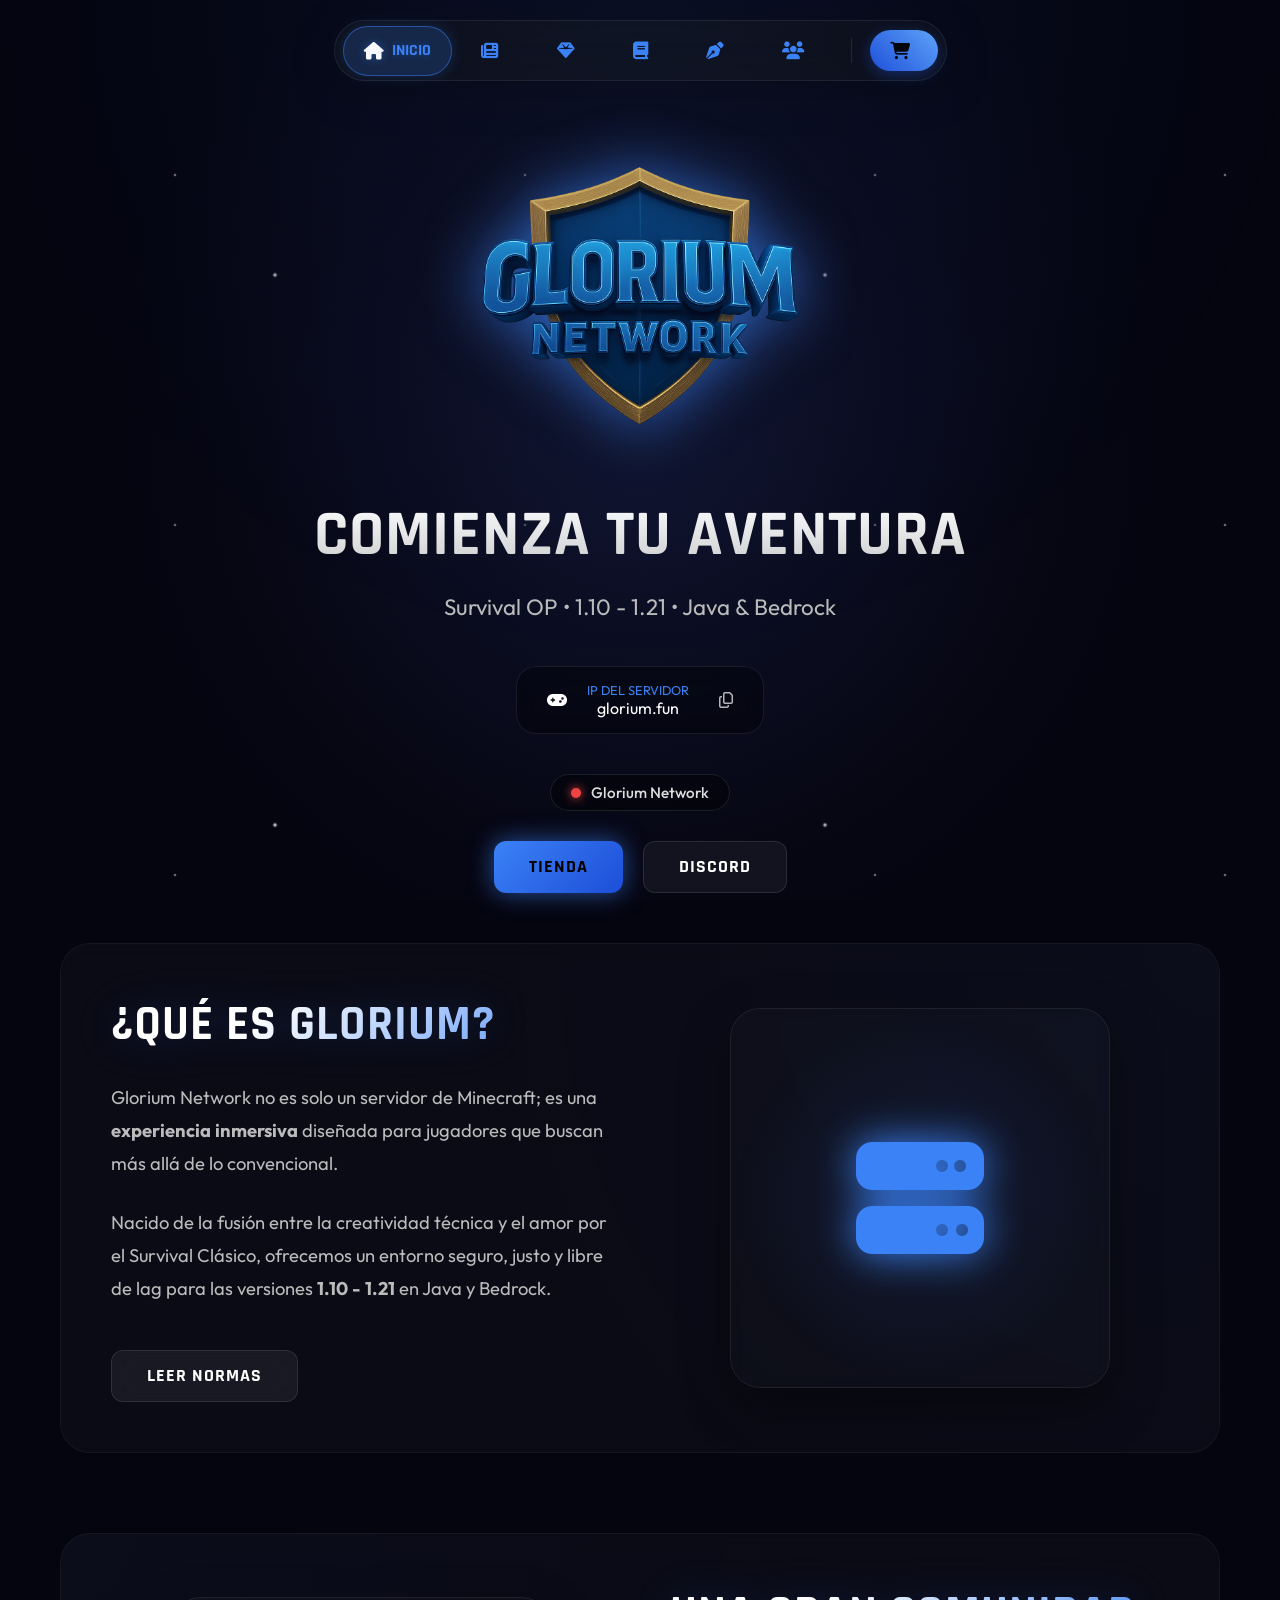
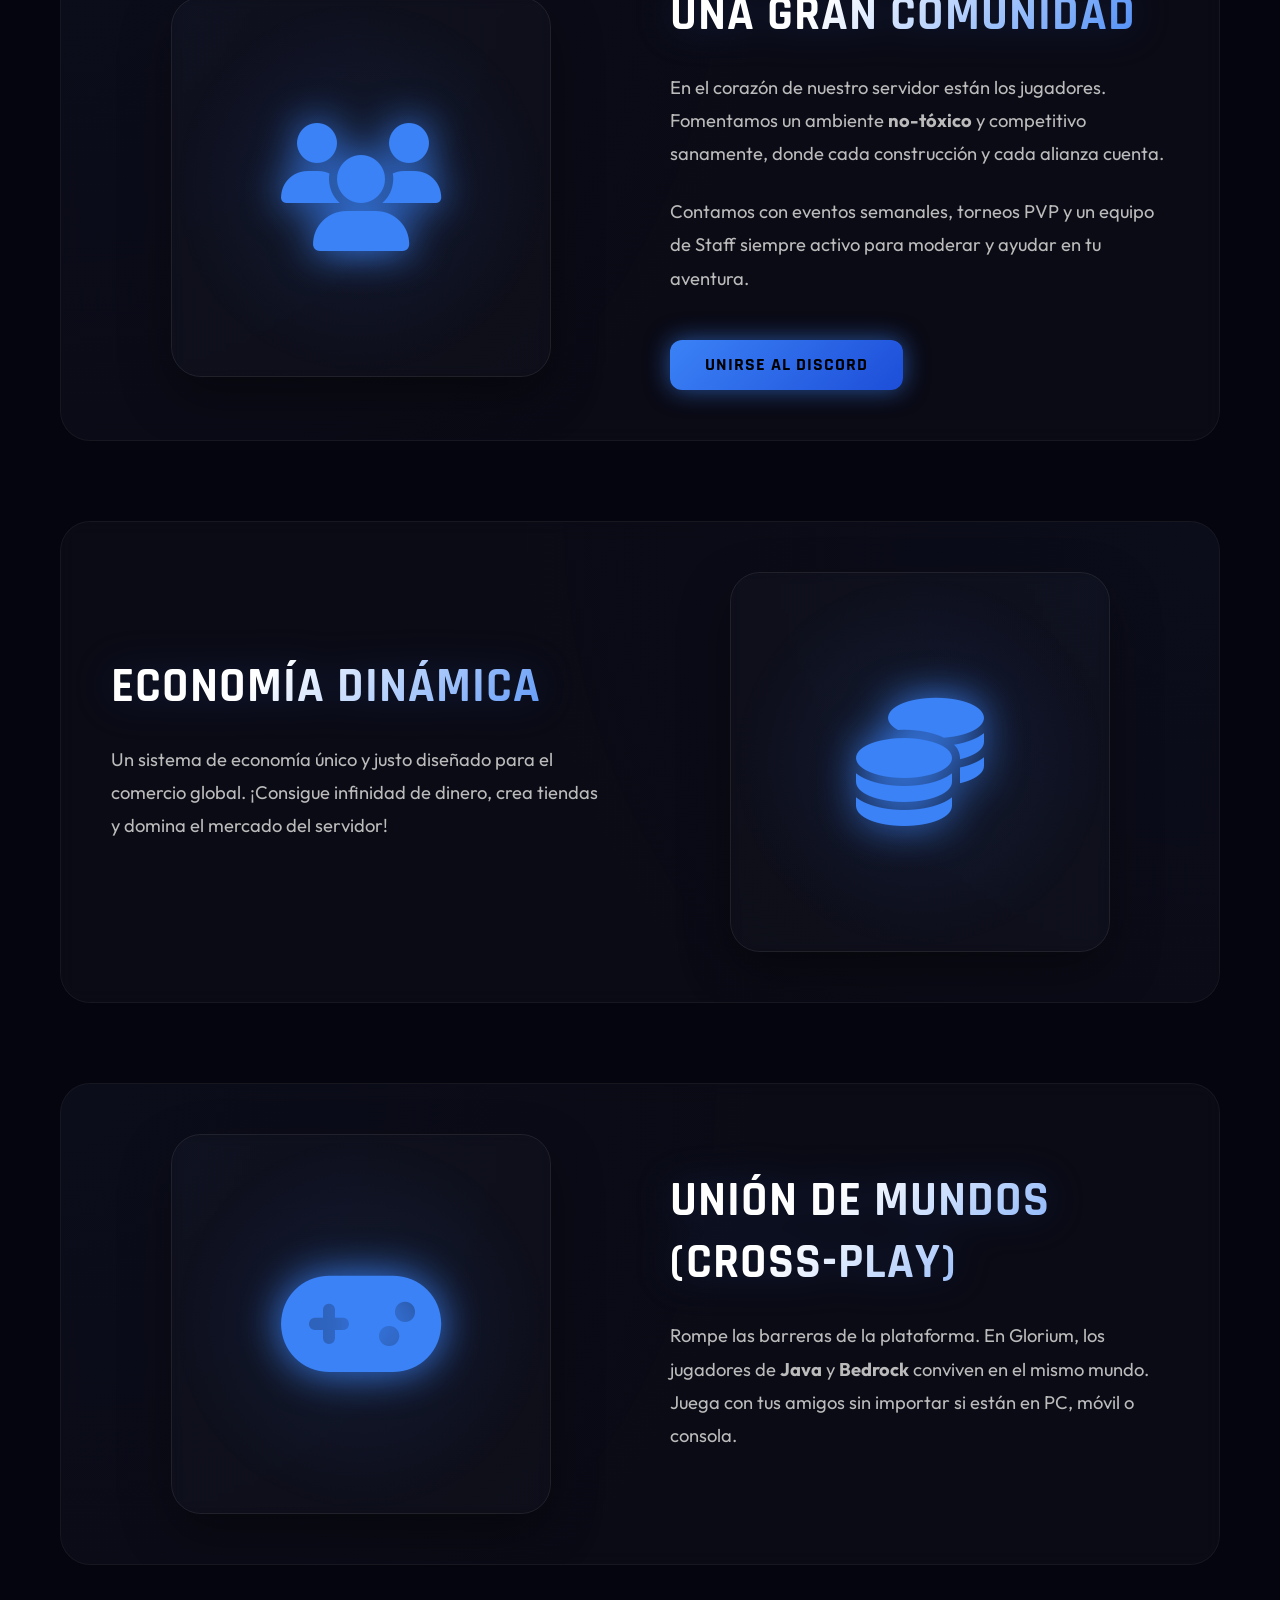
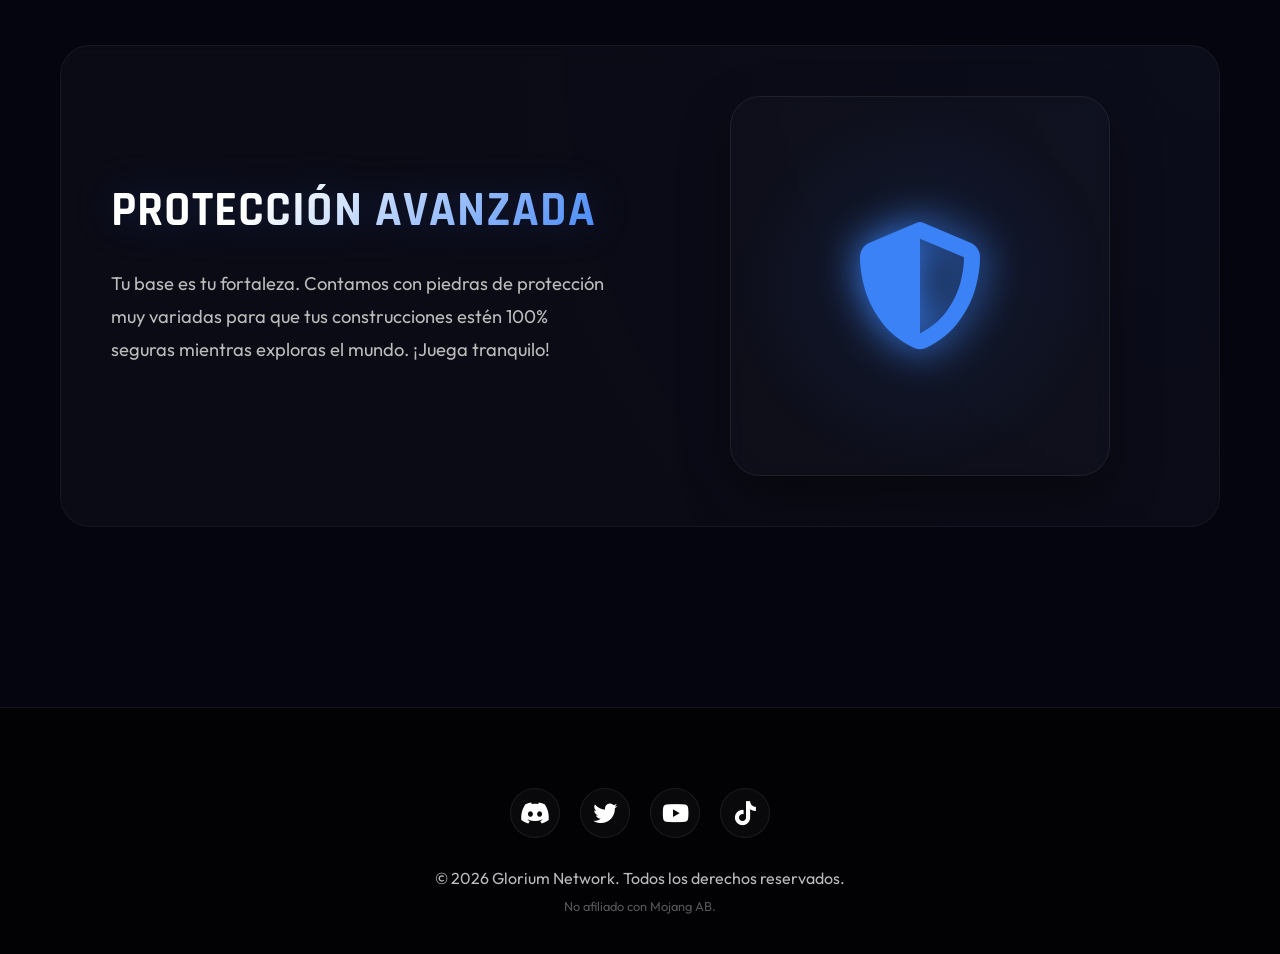
<file: index.html>
<!DOCTYPE html>
<html lang="es">

<head>
    <meta charset="UTF-8">
    <meta name="viewport" content="width=device-width, initial-scale=1.0">
    <!-- SEO Básico -->
    <title>Glorium Network | Servidor de Minecraft Survival OP 1.20 - 1.21</title>
    <meta name="description"
        content="Glorium Network es un servidor de Minecraft Survival OP 1.20 - 1.21 para Java y Bedrock. Economía, Clanes, Misiones, Subastas y una comunidad estelar.">
    <meta name="keywords"
        content="Minecraft, Servidor, Server, Survival OP, Java, Bedrock, 1.20, 1.21, Glorium Network, Español, Economía, Clanes, Protección">
    <meta name="robots" content="index, follow">
    <meta name="author" content="Glorium Network">
    <link rel="canonical" href="https://web.glorium.net/index.html">

    <!-- Open Graph / Discord / Facebook -->
    <meta property="og:type" content="website">
    <meta property="og:url" content="https://web.glorium.net/index.html">
    <meta property="og:title" content="Glorium Network | Survival OP 1.20 - 1.21">
    <meta property="og:description" content="Únete a la mejor experiencia Survival OP. ¡Java y Bedrock soportados!">
    <meta property="og:image" content="https://web.glorium.net/assets/logoprincipal.png">

    <!-- Twitter Cards -->
    <meta name="twitter:card" content="summary_large_image">
    <meta name="twitter:url" content="https://web.glorium.net/index.html">
    <meta name="twitter:title" content="Glorium Network | Survival OP">
    <meta name="twitter:description"
        content="Únete a la mejor experiencia Survival OP. ¡Java y Bedrock soportados!">
    <meta name="twitter:image" content="https://web.glorium.net/assets/logoprincipal.png">
    <!-- Fuentes e Iconos -->
    <link rel="stylesheet" href="https://cdnjs.cloudflare.com/ajax/libs/font-awesome/6.4.0/css/all.min.css">
    <!-- Mis Estilos CSS -->
    <link rel="stylesheet" href="css/style.css">
    <link rel="icon" type="image/png" href="assets/logoprincipal.png">
</head>

<body>

    <!-- Aquí va el Navbar (se carga con JS para no repetir código) -->
    <div id="navbar-container"></div>

    <!-- Sección Hero (La portada principal) -->
    <header class="hero">
        <div class="hero-content container">
            <img src="assets/logoprincipal.png" alt="Glorium Network Logo" class="hero-logo">
            <h1 class="hero-title">Comienza tu Aventura</h1>
            <p class="hero-subtitle">Survival OP • 1.10 - 1.21 • Java & Bedrock</p>

            <div class="ip-box" onclick="copyIP()">
                <i class="fa-solid fa-gamepad ip-icon"></i>
                <div class="ip-details">
                    <span class="ip-label"
                        style="display:block; font-size: 0.8rem; color: var(--primary-blue); text-align: left;">IP DEL
                        SERVIDOR</span>
                    <span class="ip-text">glorium.fun</span>
                </div>
                <i class="fa-regular fa-copy" style="margin-left: 10px; opacity: 0.7;"></i>
            </div>

            <!-- Contador de Jugadores -->
            <div id="server-status" class="server-status-pill">
                <span class="status-dot"></span>
                <span id="player-count">Cargando...</span>
            </div>

            <div class="hero-buttons">
                <a href="https://glorium-network.tebex.io/" target="_blank" class="btn btn-primary">Tienda</a>
                <a href="https://discord.gg/AcNusmyx" target="_blank" class="btn btn-secondary">Discord</a>
            </div>
        </div>
    </header>

    <!-- Sección Info del Server (Relleno visual premium) -->
    <section class="section info-section" style="padding-top: 0;">
        <div class="container">

            <!-- Bloque 1: Qué es Glorium -->
            <div class="info-block">
                <div class="info-content">
                    <h2>¿Qué es Glorium?</h2>
                    <p>Glorium Network no es solo un servidor de Minecraft; es una <strong>experiencia
                            inmersiva</strong> diseñada para jugadores que buscan más allá de lo convencional.</p>
                    <p>Nacido de la fusión entre la creatividad técnica y el amor por el Survival Clásico, ofrecemos un
                        entorno seguro, justo y libre de lag para las versiones <strong>1.10 - 1.21</strong> en Java y
                        Bedrock.</p>
                    <a href="pages/rules.html" class="btn btn-secondary" style="margin-top: 20px;">Leer Normas</a>
                </div>
                <div class="info-visual">
                    <div class="info-visual-card" style="display: flex; justify-content: center; align-items: center; background: transparent; padding: 50px;">
                        <i class="fa-solid fa-server" style="font-size: 8rem; color: var(--primary-blue); filter: drop-shadow(0 0 20px var(--primary-blue));"></i>
                    </div>
                </div>
            </div>

            <!-- Bloque 2: La Comunidad -->
            <div class="info-block reverse">
                <div class="info-content">
                    <h2>Una Gran Comunidad</h2>
                    <p>En el corazón de nuestro servidor están los jugadores. Fomentamos un ambiente
                        <strong>no-tóxico</strong> y competitivo sanamente, donde cada construcción y cada alianza
                        cuenta.
                    </p>
                    <p>Contamos con eventos semanales, torneos PVP y un equipo de Staff siempre activo para moderar y
                        ayudar en tu aventura.</p>
                    <a href="https://discord.gg/AcNusmyx" target="_blank" class="btn btn-primary"
                        style="margin-top: 20px;">Unirse al Discord</a>
                </div>
                <div class="info-visual">
                    <div class="info-visual-card" style="display: flex; justify-content: center; align-items: center; background: transparent; padding: 50px;">
                        <i class="fa-solid fa-users" style="font-size: 8rem; color: var(--primary-blue); filter: drop-shadow(0 0 20px var(--primary-blue));"></i>
                    </div>
                </div>
            </div>

            <!-- Bloque 3: Economía Espacial -->
            <div class="info-block">
                <div class="info-content">
                    <h2>Economía Dinámica</h2>
                    <p>Un sistema de economía único y justo diseñado para el comercio global. ¡Consigue infinidad
                        de dinero, crea tiendas y domina el mercado del servidor!</p>
                </div>
                <div class="info-visual">
                    <div class="info-visual-card" style="display: flex; justify-content: center; align-items: center; background: transparent; padding: 50px;">
                        <i class="fa-solid fa-coins" style="font-size: 8rem; color: var(--primary-blue); filter: drop-shadow(0 0 20px var(--primary-blue));"></i>
                    </div>
                </div>
            </div>

            <!-- Bloque 4: Unión de Mundos -->
            <div class="info-block reverse">
                <div class="info-content">
                    <h2>Unión de Mundos (Cross-play)</h2>
                    <p>Rompe las barreras de la plataforma. En Glorium, los jugadores de <strong>Java</strong> y
                        <strong>Bedrock</strong> conviven en el mismo mundo. Juega con tus amigos sin importar si
                        están en PC, móvil o consola.
                    </p>
                </div>
                <div class="info-visual">
                    <div class="info-visual-card" style="display: flex; justify-content: center; align-items: center; background: transparent; padding: 50px;">
                        <i class="fa-solid fa-gamepad" style="font-size: 8rem; color: var(--primary-blue); filter: drop-shadow(0 0 20px var(--primary-blue));"></i>
                    </div>
                </div>
            </div>

            <!-- Bloque 5: Protección Avanzada -->
            <div class="info-block">
                <div class="info-content">
                    <h2>Protección Avanzada</h2>
                    <p>Tu base es tu fortaleza. Contamos con piedras de protección muy variadas para que tus
                        construcciones estén 100% seguras mientras exploras el mundo. ¡Juega tranquilo!</p>
                </div>
                <div class="info-visual">
                    <div class="info-visual-card" style="display: flex; justify-content: center; align-items: center; background: transparent; padding: 50px;">
                        <i class="fa-solid fa-shield-halved" style="font-size: 8rem; color: var(--primary-blue); filter: drop-shadow(0 0 20px var(--primary-blue));"></i>
                    </div>
                </div>
            </div>

        </div>
    </section>

    <!-- Aquí va el Footer (Pie de página) -->
    <div id="footer-container"></div>

    <!-- Scripts Principales -->
    <script src="main.js"></script>
</body>

</html>
</file>
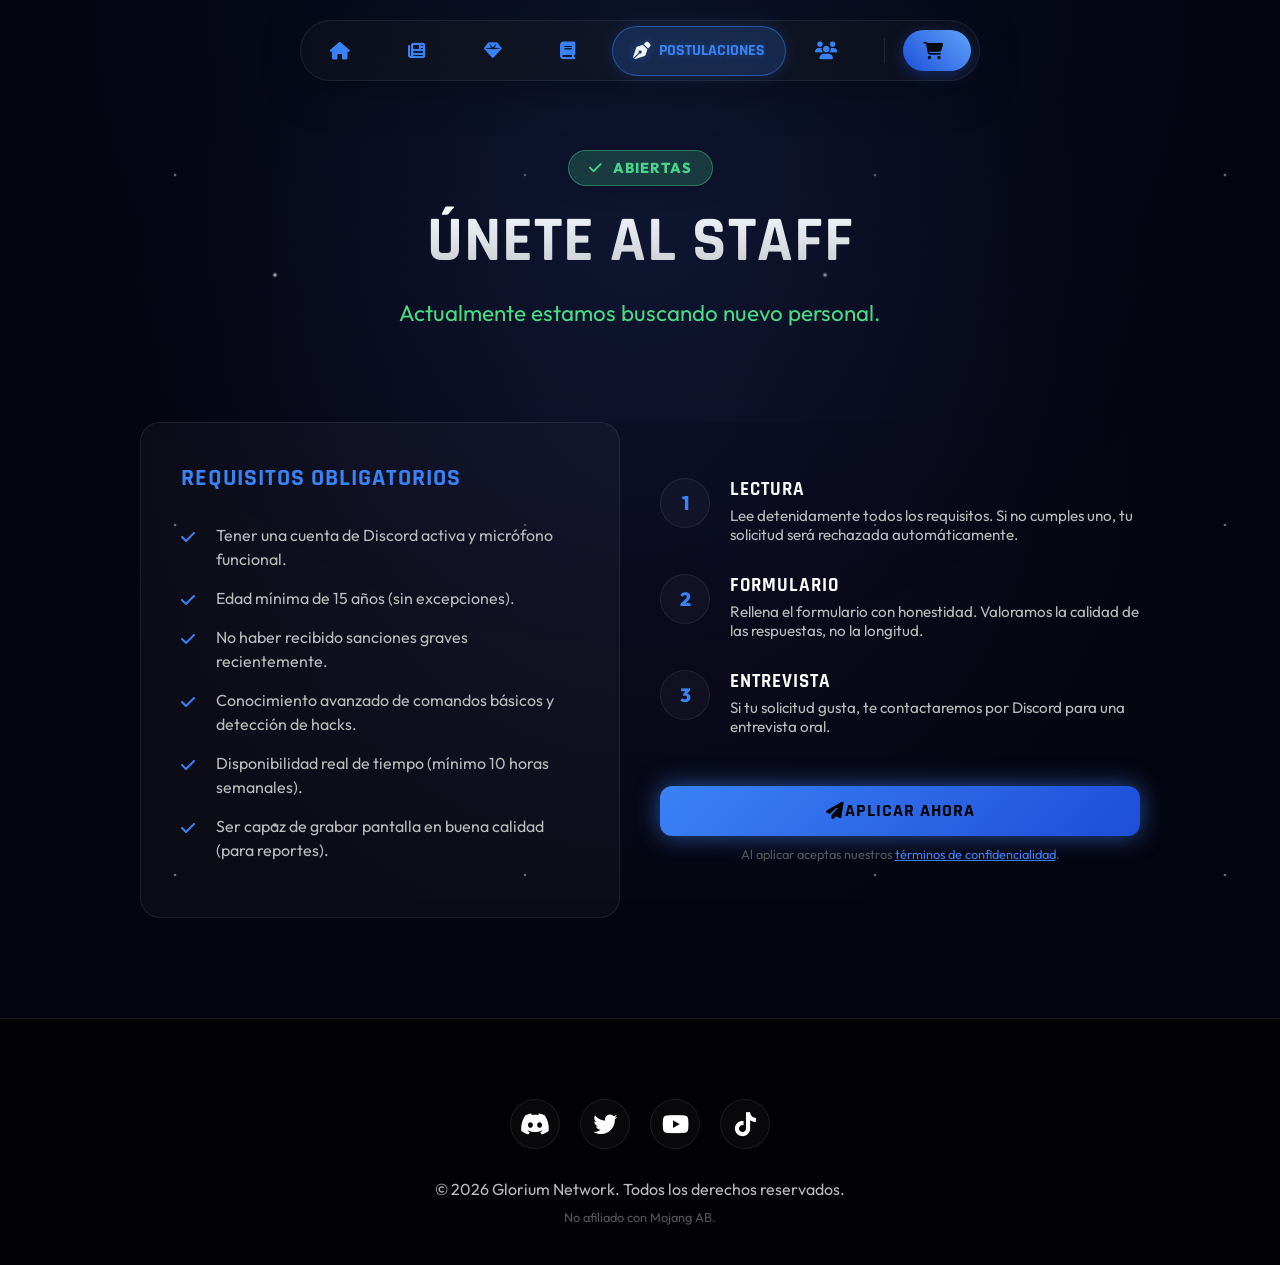
<file: pages/apply.html>
﻿<!DOCTYPE html>
<html lang="es">

<head>
    <meta charset="UTF-8">
    <meta name="viewport" content="width=device-width, initial-scale=1.0">
    <!-- SEO Básico -->
    <title>Postulaciones Staff | Glorium Network</title>
    <meta name="description"
        content="Aplica para formar parte del equipo de Staff de Glorium Network. Conoce los requisitos y únete a nosotros.">
    <meta name="keywords" content="Minecraft, Servidor, Staff, Helper, Moderador, Requisitos, Glorium Network">
    <meta name="robots" content="index, follow">
    <meta name="author" content="Glorium Network">
    <link rel="canonical" href="https://web.glorium.net/pages/apply.html">

    <!-- Open Graph / Discord / Facebook -->
    <meta property="og:type" content="website">
    <meta property="og:url" content="https://web.glorium.net/pages/apply.html">
    <meta property="og:title" content="Postulaciones Staff | Glorium Network">
    <meta property="og:description"
        content="Aplica para formar parte del equipo de Staff de Glorium Network. Conoce los requisitos y únete a nosotros.">
    <meta property="og:image" content="https://web.glorium.net/assets/logoprincipal.png">

    <!-- Twitter Cards -->
    <meta name="twitter:card" content="summary_large_image">
    <meta name="twitter:url" content="https://web.glorium.net/pages/apply.html">
    <meta name="twitter:title" content="Postulaciones Staff | Glorium Network">
    <meta name="twitter:description" content="Aplica para formar parte del equipo de Staff de Glorium Network.">
    <meta name="twitter:image" content="https://web.glorium.net/assets/logoprincipal.png">
    <link rel="stylesheet" href="https://cdnjs.cloudflare.com/ajax/libs/font-awesome/6.4.0/css/all.min.css">
    <link rel="stylesheet" href="../css/style.css">
    <link rel="icon" type="image/png" href="../assets/logoprincipal.png">
    <style>
        .apply-header {
            text-align: center;
            margin-bottom: 50px;
        }

        .status-badge {
            display: inline-flex;
            align-items: center;
            gap: 10px;
            padding: 8px 20px;
            border-radius: 50px;
            font-weight: 800;
            text-transform: uppercase;
            letter-spacing: 1px;
            margin-bottom: 20px;
            font-size: 0.9rem;
            box-shadow: 0 0 20px rgba(0, 0, 0, 0.5);
        }

        .status-badge.open {
            background: rgba(74, 222, 128, 0.2);
            color: #4ade80;
            border: 1px solid rgba(74, 222, 128, 0.4);
            animation: pulse-green 2s infinite;
        }

        .status-badge.closed {
            background: rgba(239, 68, 68, 0.2);
            color: #ef4444;
            border: 1px solid rgba(239, 68, 68, 0.4);
        }

        @keyframes pulse-green {
            0% {
                box-shadow: 0 0 0 0 rgba(74, 222, 128, 0.4);
            }

            70% {
                box-shadow: 0 0 0 10px rgba(74, 222, 128, 0);
            }

            100% {
                box-shadow: 0 0 0 0 rgba(74, 222, 128, 0);
            }
        }

        .apply-content {
            display: grid;
            grid-template-columns: 1fr 1fr;
            gap: 40px;
            max-width: 1000px;
            margin: 0 auto;
        }

        .rules-side {
            background: rgba(255, 255, 255, 0.03);
            border: 1px solid var(--glass-border);
            border-radius: 20px;
            padding: 40px;
        }

        .steps-side {
            display: flex;
            flex-direction: column;
            justify-content: center;
            gap: 30px;
        }

        .step-item {
            display: flex;
            gap: 20px;
            align-items: flex-start;
        }

        .step-num {
            background: var(--glass-bg);
            width: 50px;
            height: 50px;
            border-radius: 50%;
            display: flex;
            align-items: center;
            justify-content: center;
            font-weight: 800;
            color: var(--primary-blue);
            border: 1px solid var(--glass-border);
            flex-shrink: 0;
            font-size: 1.2rem;
        }

        .step-info h3 {
            margin-bottom: 5px;
            text-align: left;
            /* Prioridad Local */
            color: #fff;
        }

        .step-info p {
            color: var(--text-dim);
            font-size: 0.95rem;
        }

        .req-list {
            list-style: none;
        }

        .req-list li {
            position: relative;
            padding-left: 35px;
            margin-bottom: 15px;
            color: var(--text-dim);
            line-height: 1.5;
        }

        .req-list li::before {
            content: '\f00c';
            font-family: 'Font Awesome 6 Free';
            font-weight: 900;
            position: absolute;
            left: 0;
            top: 2px;
            color: var(--primary-blue);
        }

        @media (max-width: 768px) {
            .apply-content {
                grid-template-columns: 1fr;
            }
        }
    </style>
</head>

<body>
    <div id="navbar-container"></div>

    <header class="hero" style="min-height: 40vh; padding-top: 150px;">
        <div class="container">
            <div id="apply-status" class="status-badge closed">
                <i class="fa-solid fa-spinner fa-spin"></i> Cargando...
            </div>
            <h1 class="hero-title">Únete al Staff</h1>
            <p id="status-text" class="hero-subtitle">Comprueba si estamos buscando gente.</p>
        </div>
    </header>

    <section id="apply-open-content" class="section" style="padding-top: 0;">
        <div class="container">

            <div class="apply-content">

                <!-- Izquierda: Lista de requisitos -->
                <div class="rules-side">
                    <h2 style="text-align: left; margin-bottom: 30px; color: var(--primary-blue);">Requisitos
                        Obligatorios</h2>
                    <ul class="req-list">
                        <li>Tener una cuenta de Discord activa y micrófono funcional.</li>
                        <li>Edad mínima de 15 años (sin excepciones).</li>
                        <li>No haber recibido sanciones graves recientemente.</li>
                        <li>Conocimiento avanzado de comandos básicos y detección de hacks.</li>
                        <li>Disponibilidad real de tiempo (mínimo 10 horas semanales).</li>
                        <li>Ser capaz de grabar pantalla en buena calidad (para reportes).</li>
                    </ul>
                </div>

                <!-- Derecha: Pasos y Botón -->
                <div class="steps-side">

                    <div class="step-item">
                        <div class="step-num">1</div>
                        <div class="step-info">
                            <h3>Lectura</h3>
                            <p>Lee detenidamente todos los requisitos. Si no cumples uno, tu solicitud será rechazada
                                automáticamente.</p>
                        </div>
                    </div>

                    <div class="step-item">
                        <div class="step-num">2</div>
                        <div class="step-info">
                            <h3>Formulario</h3>
                            <p>Rellena el formulario con honestidad. Valoramos la calidad de las respuestas, no la
                                longitud.</p>
                        </div>
                    </div>

                    <div class="step-item">
                        <div class="step-num">3</div>
                        <div class="step-info">
                            <h3>Entrevista</h3>
                            <p>Si tu solicitud gusta, te contactaremos por Discord para una entrevista oral.</p>
                        </div>
                    </div>

                    <div style="margin-top: 20px;">
                        <a href="#" id="apply-btn" class="btn btn-primary"
                            style="width: 100%; justify-content: center;">
                            <i class="fa-solid fa-paper-plane"></i> Aplicar Ahora
                        </a>
                        <p style="font-size: 0.8rem; color: #555; text-align: center; margin-top: 10px;">
                            Al aplicar aceptas nuestros <a href="confidentiality.html" target="_blank"
                                style="color: var(--primary-blue); text-decoration: underline;">términos de
                                confidencialidad</a>.
                        </p>
                    </div>

                </div>

            </div>

        </div>
    </section>

    <!-- Sección de Aviso Cerrado -->
    <section id="apply-closed-notice" class="section" style="padding-top: 0; display: none;">
        <div class="container" style="text-align: center;">
            <div style="
                background: rgba(255, 255, 255, 0.03); 
                border: 1px solid var(--glass-border); 
                border-radius: 20px; 
                padding: 60px 40px; 
                max-width: 600px; 
                margin: 0 auto;
                display: flex;
                flex-direction: column;
                align-items: center;
                gap: 20px;
            ">
                <div style="
                    font-size: 3rem; 
                    color: var(--text-dim); 
                    margin-bottom: 10px;
                ">
                    <i class="fa-solid fa-user-lock"></i>
                </div>
                <h2 style="color: #fff; margin: 0;">Postulaciones Cerradas</h2>
                <p style="color: var(--text-dim); line-height: 1.6;">
                    Actualmente no estamos buscando nuevos miembros para el equipo.
                    <br>Mantente atento a nuestro Discord para futuros anuncios.
                </p>
                <a href="https://discord.gg/AcNusmyx" target="_blank" class="btn btn-secondary"
                    style="margin-top: 10px;">
                    <i class="fa-brands fa-discord"></i> Unirse al Discord
                </a>
            </div>
        </div>
    </section>

    <div id="footer-container"></div>
    <script>
        // Variable de control por si main.js tarda en cargar.
        var outputStatus = true; 
    </script>
    <script src="../main.js"></script>
</body>

</html>
</file>
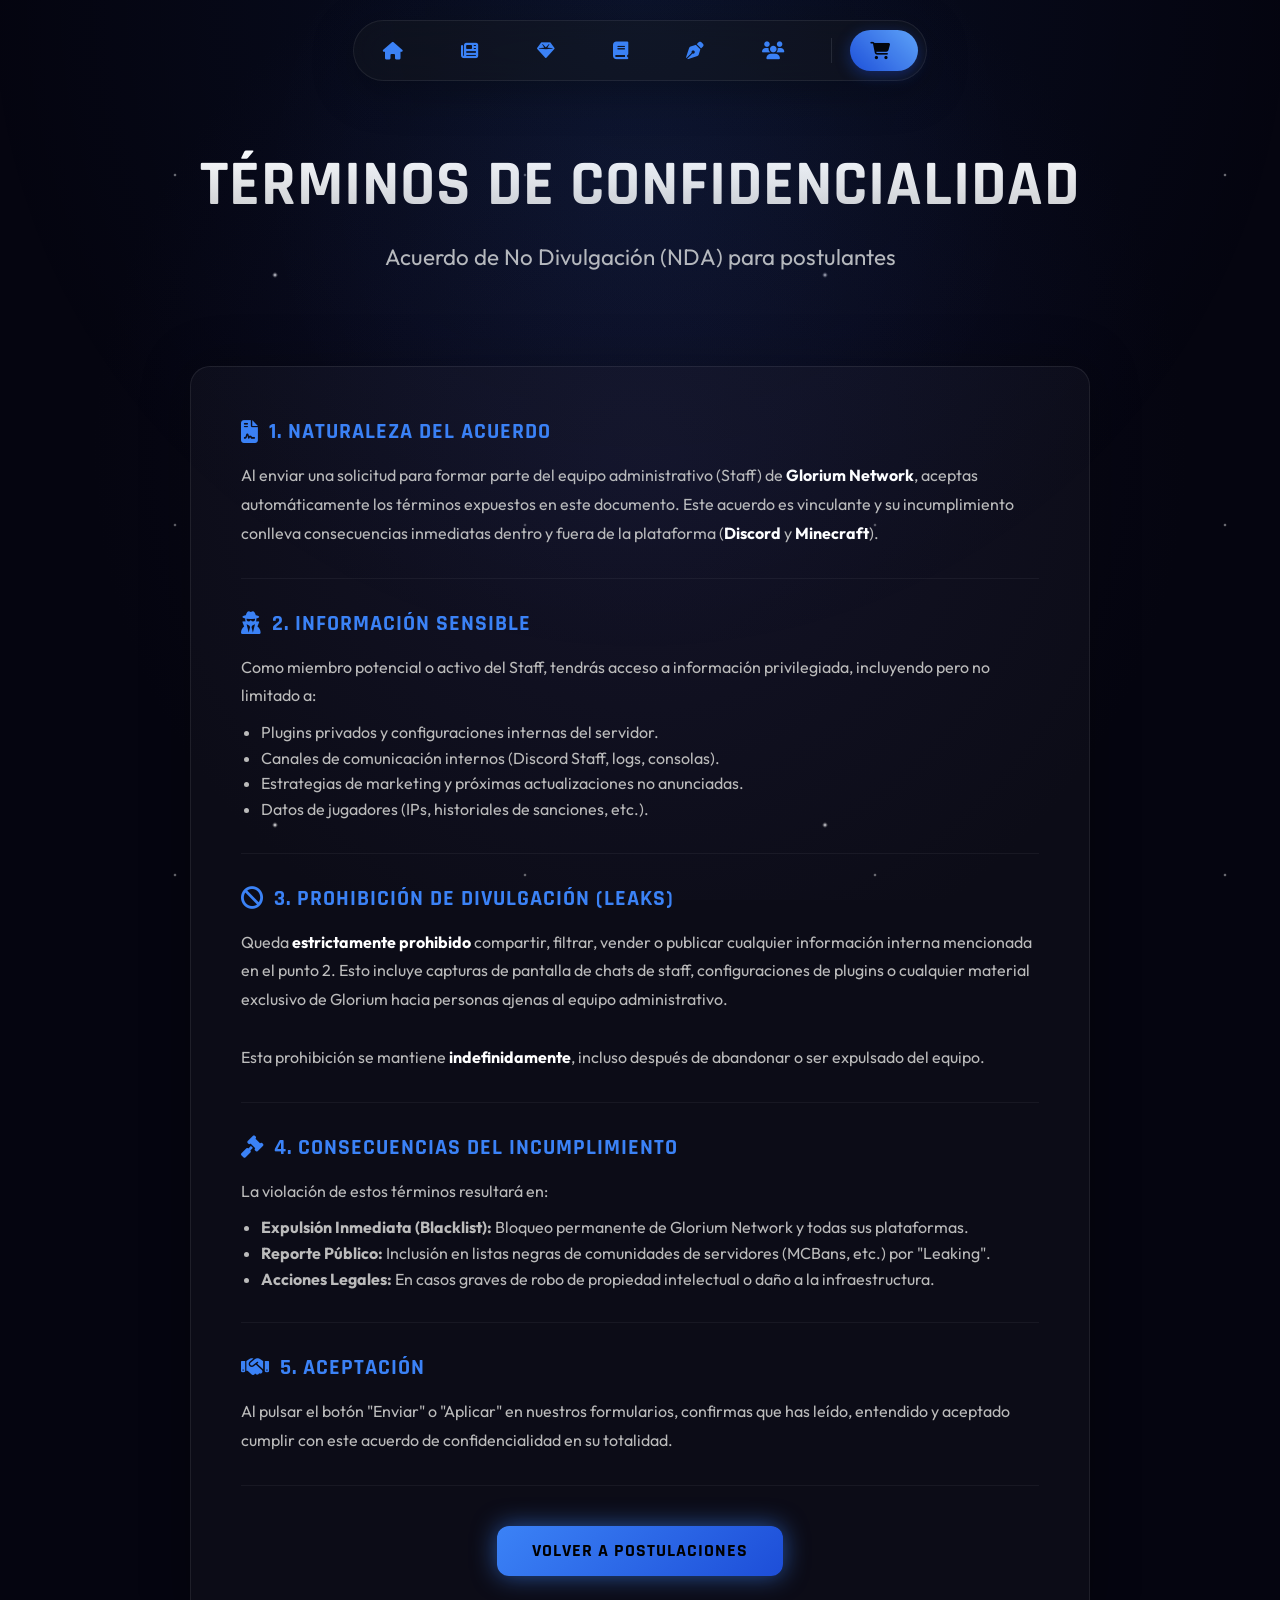
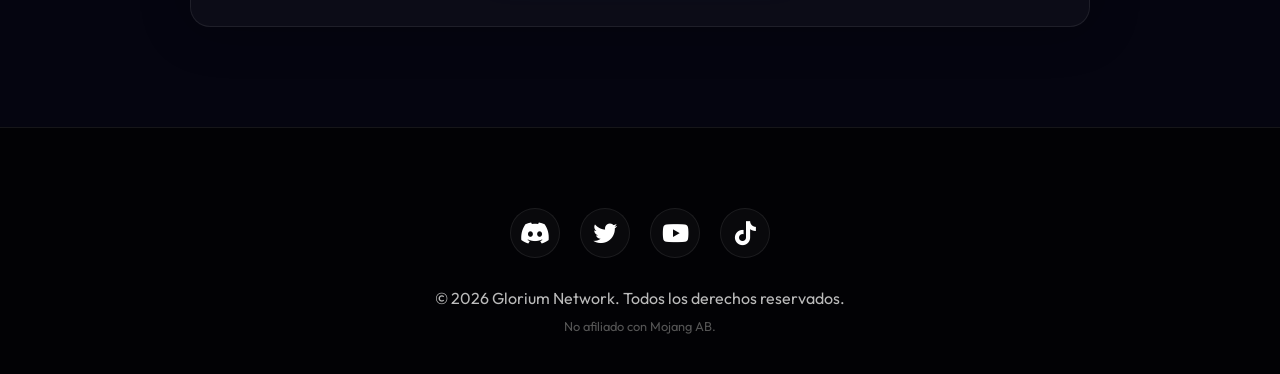
<file: pages/confidentiality.html>
﻿<!DOCTYPE html>
<html lang="es">

<head>
    <meta charset="UTF-8">
    <meta name="viewport" content="width=device-width, initial-scale=1.0">
    <!-- SEO Básico -->
    <title>Términos de Confidencialidad | Glorium Network</title>
    <meta name="description"
        content="Acuerdo de No Divulgación (NDA) para postulantes y miembros del Staff de Glorium Network.">
    <meta name="keywords" content="Minecraft, Staff, Confidencialidad, NDA, Reglas Staff, Glorium Network">
    <meta name="robots" content="index, follow">
    <meta name="author" content="Glorium Network">
    <link rel="canonical" href="https://web.glorium.net/pages/confidentiality.html">

    <!-- Open Graph / Discord / Facebook -->
    <meta property="og:type" content="website">
    <meta property="og:url" content="https://web.glorium.net/pages/confidentiality.html">
    <meta property="og:title" content="Términos de Confidencialidad | Glorium">
    <meta property="og:description"
        content="Acuerdo de No Divulgación (NDA) para miembros del Staff de Glorium Network.">
    <meta property="og:image" content="https://web.glorium.net/assets/logoprincipal.png">

    <!-- Twitter Cards -->
    <meta name="twitter:card" content="summary_large_image">
    <meta name="twitter:url" content="https://web.glorium.net/pages/confidentiality.html">
    <meta name="twitter:title" content="Términos de Confidencialidad | Glorium">
    <meta name="twitter:description" content="Acuerdo de No Divulgación (NDA) para miembros del Staff.">
    <meta name="twitter:image" content="https://web.glorium.net/assets/logoprincipal.png">
    <!-- Fuentes e Iconos -->
    <link rel="stylesheet" href="https://cdnjs.cloudflare.com/ajax/libs/font-awesome/6.4.0/css/all.min.css">
    <!-- Mis Estilos CSS -->
    <link rel="stylesheet" href="../css/style.css">
    <link rel="icon" type="image/png" href="../assets/logoprincipal.png">
    <style>
        .terms-container {
            max-width: 900px;
            margin: 0 auto;
            background: rgba(255, 255, 255, 0.03);
            border: 1px solid var(--glass-border);
            border-radius: 20px;
            padding: 50px;
            box-shadow: 0 0 50px rgba(0, 0, 0, 0.3);
        }

        .term-item {
            margin-bottom: 30px;
            padding-bottom: 30px;
            border-bottom: 1px solid rgba(255, 255, 255, 0.05);
        }

        .term-item:last-child {
            border-bottom: none;
        }

        .term-title {
            font-size: 1.4rem;
            color: var(--primary-blue);
            margin-bottom: 15px;
            display: flex;
            align-items: center;
            gap: 10px;
        }

        .term-text {
            color: var(--text-dim);
            line-height: 1.8;
            font-size: 1rem;
        }

        .term-text strong {
            color: #fff;
        }
    </style>
</head>

<body>

    <!-- Navbar Container -->
    <div id="navbar-container"></div>

    <header class="hero" style="min-height: 40vh; padding-top: 150px;">
        <div class="container">
            <h1 class="hero-title">Términos de Confidencialidad</h1>
            <p class="hero-subtitle">Acuerdo de No Divulgación (NDA) para postulantes</p>
        </div>
    </header>

    <section class="section" style="padding-top: 0;">
        <div class="container">
            <div class="terms-container">

                <div class="term-item">
                    <h3 class="term-title"><i class="fa-solid fa-file-contract"></i> 1. Naturaleza del Acuerdo</h3>
                    <p class="term-text">
                        Al enviar una solicitud para formar parte del equipo administrativo (Staff) de <strong>Glorium
                            Network</strong>, aceptas automáticamente los términos expuestos en este documento. Este
                        acuerdo es vinculante y su incumplimiento conlleva consecuencias inmediatas dentro y fuera de la
                        plataforma (<strong>Discord</strong> y <strong>Minecraft</strong>).
                    </p>
                </div>

                <div class="term-item">
                    <h3 class="term-title"><i class="fa-solid fa-user-secret"></i> 2. Información Sensible</h3>
                    <p class="term-text">
                        Como miembro potencial o activo del Staff, tendrás acceso a información privilegiada, incluyendo
                        pero no limitado a:
                    </p>
                    <ul
                        style="list-style: disc; margin-left: 20px; color: var(--text-dim); margin-top: 10px; line-height: 1.6;">
                        <li>Plugins privados y configuraciones internas del servidor.</li>
                        <li>Canales de comunicación internos (Discord Staff, logs, consolas).</li>
                        <li>Estrategias de marketing y próximas actualizaciones no anunciadas.</li>
                        <li>Datos de jugadores (IPs, historiales de sanciones, etc.).</li>
                    </ul>
                </div>

                <div class="term-item">
                    <h3 class="term-title"><i class="fa-solid fa-ban"></i> 3. Prohibición de Divulgación (Leaks)</h3>
                    <p class="term-text">
                        Queda <strong>estrictamente prohibido</strong> compartir, filtrar, vender o publicar cualquier
                        información interna mencionada en el punto 2. Esto incluye capturas de pantalla de chats de
                        staff, configuraciones de plugins o cualquier material exclusivo de Glorium hacia personas
                        ajenas al equipo administrativo.
                        <br><br>
                        Esta prohibición se mantiene <strong>indefinidamente</strong>, incluso después de abandonar o
                        ser expulsado del equipo.
                    </p>
                </div>

                <div class="term-item">
                    <h3 class="term-title"><i class="fa-solid fa-gavel"></i> 4. Consecuencias del Incumplimiento</h3>
                    <p class="term-text">
                        La violación de estos términos resultará en:
                    </p>
                    <ul
                        style="list-style: disc; margin-left: 20px; color: var(--text-dim); margin-top: 10px; line-height: 1.6;">
                        <li><strong>Expulsión Inmediata (Blacklist):</strong> Bloqueo permanente de Glorium Network y
                            todas sus plataformas.</li>
                        <li><strong>Reporte Público:</strong> Inclusión en listas negras de comunidades de servidores
                            (MCBans, etc.) por "Leaking".</li>
                        <li><strong>Acciones Legales:</strong> En casos graves de robo de propiedad intelectual o daño a
                            la infraestructura.</li>
                    </ul>
                </div>

                <div class="term-item">
                    <h3 class="term-title"><i class="fa-solid fa-handshake"></i> 5. Aceptación</h3>
                    <p class="term-text">
                        Al pulsar el botón "Enviar" o "Aplicar" en nuestros formularios, confirmas que has leído,
                        entendido y aceptado cumplir con este acuerdo de confidencialidad en su totalidad.
                    </p>
                </div>

                <div style="text-align: center; margin-top: 40px;">
                    <a href="apply.html" class="btn btn-primary">Volver a Postulaciones</a>
                </div>

            </div>
        </div>
    </section>

    <!-- Footer Container -->
    <div id="footer-container"></div>

    <script src="../main.js"></script>
</body>

</html>
</file>
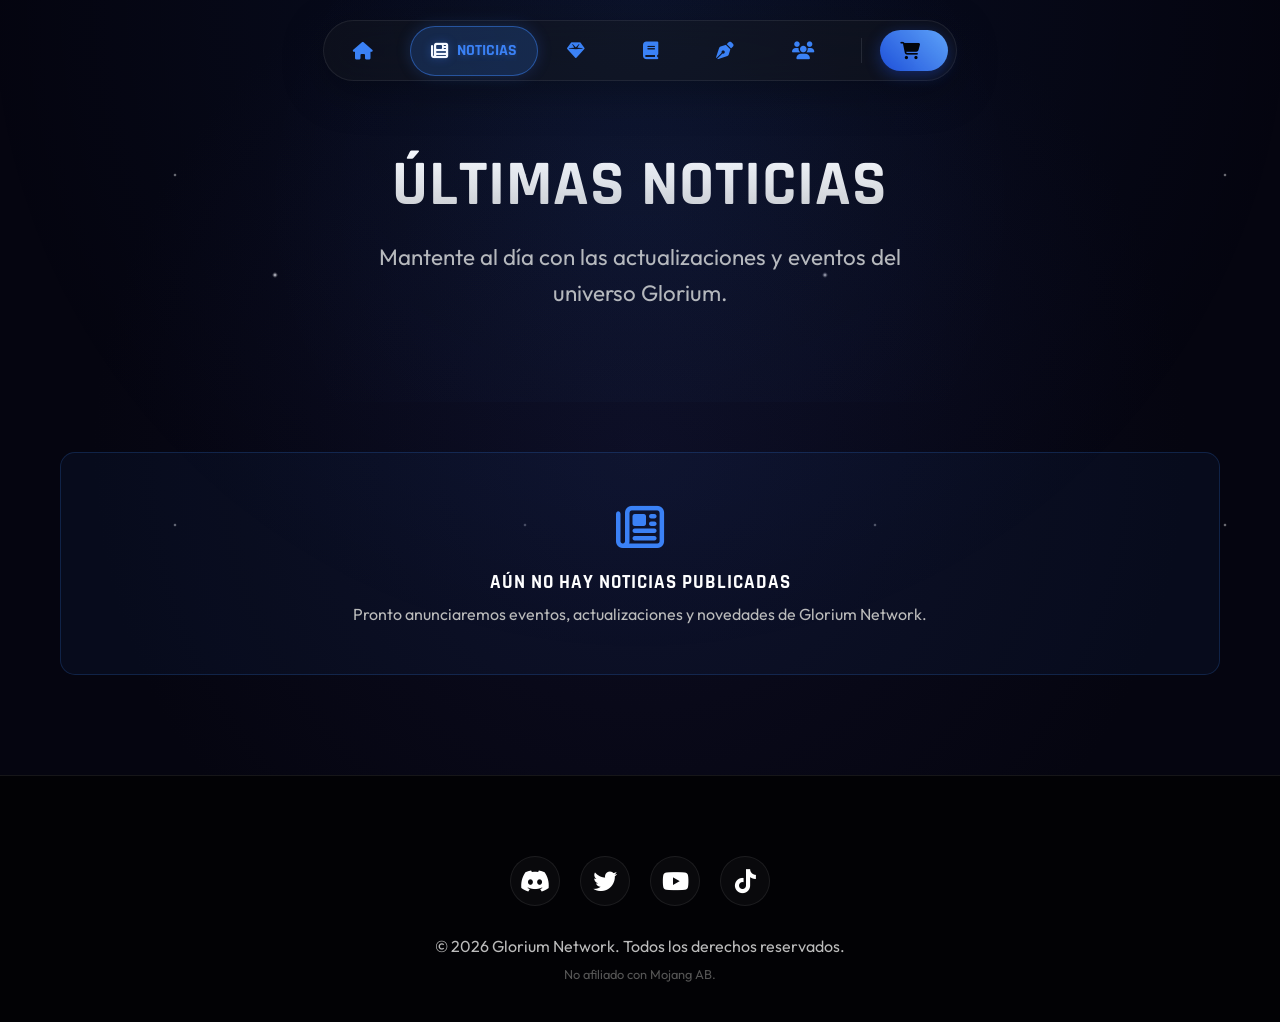
<file: pages/news.html>
﻿<!DOCTYPE html>
<html lang="es">

<head>
    <meta charset="UTF-8">
    <meta name="viewport" content="width=device-width, initial-scale=1.0">
    <!-- SEO Básico -->
    <title>Noticias y Novedades | Glorium Network</title>
    <meta name="description"
        content="Mantente al día con las últimas actualizaciones, eventos y avisos oficiales de Glorium Network.">
    <meta name="keywords" content="Minecraft, Noticias, Updates, Actualizaciones, Eventos, Novedades, Glorium Network">
    <meta name="robots" content="index, follow">
    <meta name="author" content="Glorium Network">
    <link rel="canonical" href="https://web.glorium.net/pages/news.html">

    <!-- Open Graph / Discord / Facebook -->
    <meta property="og:type" content="website">
    <meta property="og:url" content="https://web.glorium.net/pages/news.html">
    <meta property="og:title" content="Noticias y Novedades | Glorium Network">
    <meta property="og:description"
        content="Mantente al día con las últimas actualizaciones y eventos de Glorium Network.">
    <meta property="og:image" content="https://web.glorium.net/assets/logoprincipal.png">

    <!-- Twitter Cards -->
    <meta name="twitter:card" content="summary_large_image">
    <meta name="twitter:url" content="https://web.glorium.net/pages/news.html">
    <meta name="twitter:title" content="Noticias y Novedades | Glorium Network">
    <meta name="twitter:description" content="Mantente al día con las últimas actualizaciones y eventos.">
    <meta name="twitter:image" content="https://web.glorium.net/assets/logoprincipal.png">
    <link rel="stylesheet" href="https://cdnjs.cloudflare.com/ajax/libs/font-awesome/6.4.0/css/all.min.css">
    <link rel="stylesheet" href="../css/style.css">
    <link rel="icon" type="image/png" href="../assets/logoprincipal.png">
    <style>
        /* Premium News Page Styles */
        .news-grid {
            display: grid;
            grid-template-columns: repeat(auto-fill, minmax(380px, 1fr));
            gap: 30px;
            margin-top: 50px;
        }

        /* --- FEATURED CARD IMPROVEMENT --- */
        .news-card-featured {
            grid-column: 1 / -1;
            display: flex;
            align-items: center;
            /* Center vertically */
            justify-content: center;
            /* Center horizontally if content is small */
            background: linear-gradient(135deg, rgba(20, 20, 30, 0.95), rgba(10, 10, 20, 0.98));
            border: 1px solid rgba(59, 130, 246, 0.3);
            border-radius: 20px;
            min-height: 500px;
            position: relative;
            overflow: hidden;
            transition: all 0.5s cubic-bezier(0.25, 0.46, 0.45, 0.94);
            box-shadow: 0 15px 50px rgba(0, 0, 0, 0.6);
            padding: 40px;
        }

        .news-card-featured:hover {
            transform: translateY(-5px) scale(1.005);
            box-shadow: 0 25px 60px rgba(59, 130, 246, 0.15);
            border-color: rgba(59, 130, 246, 0.6);
        }

        .news-card-featured::before {
            content: '';
            position: absolute;
            top: 0;
            left: 0;
            width: 100%;
            height: 100%;
            background:
                radial-gradient(circle at 10% 20%, rgba(59, 130, 246, 0.05) 0%, transparent 20%),
                radial-gradient(circle at 90% 80%, rgba(43, 196, 255, 0.05) 0%, transparent 20%);
            z-index: 1;
            pointer-events: none;
        }

        .news-card-featured .news-content {
            position: relative;
            z-index: 2;
            width: 100%;
            max-width: 900px;
            text-align: center;
            /* Centered content as requested */
            display: flex;
            flex-direction: column;
            align-items: center;
        }

        .news-card-featured .news-tag {
            margin-bottom: 25px;
        }

        .news-card-featured .news-title {
            font-size: 3.5rem;
            margin-bottom: 20px;
            background: linear-gradient(to bottom, #ffffff, #aaaaaa);
            background-clip: text;
            -webkit-background-clip: text;
            -webkit-text-fill-color: transparent;
            text-shadow: 0 5px 15px rgba(0, 0, 0, 0.5);
            line-height: 1.1;
        }

        .news-card-featured .news-excerpt {
            font-size: 1.3rem;
            color: #ccc;
            max-width: 700px;
            margin-bottom: 35px;
        }

        /* --- BADGE SYSTEM VARIABLES --- */
        /* --- BADGE SYSTEM EXTENDED (20 Styles x 10 Colors) --- */
        .badge {
            display: inline-flex;
            align-items: center;
            justify-content: center;
            padding: 8px 20px;
            font-size: 0.8rem;
            font-weight: 800;
            border-radius: 50px;
            text-transform: uppercase;
            letter-spacing: 1.5px;
            transition: all 0.3s ease;
            position: relative;
            z-index: 20;
            white-space: nowrap;
            box-shadow: 0 5px 15px rgba(0, 0, 0, 0.3);
            text-shadow: none;
        }

        .badge:hover {
            transform: scale(1.1) rotate(-1deg);
            z-index: 30;
        }

        /* --- 1. NEON (Glows) - FORCED SPECIFICITY --- */
        .badge-neon-red {
            background: rgba(0, 0, 0, 0.6) !important;
            border: 2px solid #ff4d4d !important;
            color: #ff4d4d !important;
            box-shadow: 0 0 10px #ff4d4d !important;
            animation: pulse-neon-red 2s infinite;
        }

        .badge-neon-blue {
            background: rgba(0, 0, 0, 0.6) !important;
            border: 2px solid #4d94ff !important;
            color: #4d94ff !important;
            box-shadow: 0 0 10px #4d94ff !important;
            animation: pulse-neon-blue 2s infinite;
        }

        .badge-neon-green {
            background: rgba(0, 0, 0, 0.6) !important;
            border: 2px solid #4dff88 !important;
            color: #4dff88 !important;
            box-shadow: 0 0 10px #4dff88 !important;
            animation: pulse-neon-green 2s infinite;
        }

        .badge-neon-yellow {
            background: rgba(0, 0, 0, 0.6) !important;
            border: 2px solid #ffff4d !important;
            color: #ffff4d !important;
            box-shadow: 0 0 10px #ffff4d !important;
            animation: pulse-neon-yellow 2s infinite;
        }

        .badge-neon-purple {
            background: rgba(0, 0, 0, 0.6) !important;
            border: 2px solid #bf4dff !important;
            color: #bf4dff !important;
            box-shadow: 0 0 10px #bf4dff !important;
            animation: pulse-neon-purple 2s infinite;
        }

        .badge-neon-pink {
            background: rgba(0, 0, 0, 0.6) !important;
            border: 2px solid #ff4dbf !important;
            color: #ff4dbf !important;
            box-shadow: 0 0 10px #ff4dbf !important;
            animation: pulse-neon-pink 2s infinite;
        }

        .badge-neon-orange {
            background: rgba(0, 0, 0, 0.6) !important;
            border: 2px solid #ff944d !important;
            color: #ff944d !important;
            box-shadow: 0 0 10px #ff944d !important;
            animation: pulse-neon-orange 2s infinite;
        }

        .badge-neon-cyan {
            background: rgba(0, 0, 0, 0.6) !important;
            border: 2px solid #4dffff !important;
            color: #4dffff !important;
            box-shadow: 0 0 10px #4dffff !important;
            animation: pulse-neon-cyan 2s infinite;
        }

        .badge-neon-gold {
            background: rgba(0, 0, 0, 0.6) !important;
            border: 2px solid #3b82f6 !important;
            color: #3b82f6 !important;
            box-shadow: 0 0 10px #3b82f6 !important;
            animation: pulse-neon-gold 2s infinite;
        }

        .badge-neon-white {
            background: rgba(0, 0, 0, 0.6) !important;
            border: 2px solid #ffffff !important;
            color: #ffffff !important;
            box-shadow: 0 0 10px #ffffff !important;
            animation: pulse-neon-white 2s infinite;
        }

        @keyframes pulse-neon-red {

            0%,
            100% {
                box-shadow: 0 0 10px #ff4d4d, inset 0 0 5px #ff4d4d;
            }

            50% {
                box-shadow: 0 0 20px #ff4d4d, inset 0 0 10px #ff4d4d;
            }
        }

        @keyframes pulse-neon-yellow {

            0%,
            100% {
                box-shadow: 0 0 10px #ffff4d;
            }

            50% {
                box-shadow: 0 0 20px #ffff4d;
            }
        }

        /* (Simplified keyframes via reuse possible but clearer for user to see explicit blocks) */

        /* --- 2. GLASS (Transparent) --- */
        .glass-base {
            backdrop-filter: blur(10px);
            border: 1px solid rgba(255, 255, 255, 0.2);
            box-shadow: 0 4px 6px rgba(0, 0, 0, 0.1);
        }

        .badge-glass-red {
            background: rgba(255, 0, 0, 0.15) !important;
            color: #ffcccc !important;
            border-color: rgba(255, 0, 0, 0.3) !important;
        }

        .badge-glass-blue {
            background: rgba(0, 100, 255, 0.15) !important;
            color: #cceeff !important;
            border-color: rgba(0, 100, 255, 0.3) !important;
        }

        .badge-glass-green {
            background: rgba(0, 255, 100, 0.15) !important;
            color: #ccffdd !important;
            border-color: rgba(0, 255, 100, 0.3) !important;
        }

        .badge-glass-yellow {
            background: rgba(255, 255, 0, 0.15) !important;
            color: #ffffcc !important;
            border-color: rgba(255, 255, 0, 0.3) !important;
        }

        .badge-glass-purple {
            background: rgba(200, 0, 255, 0.15) !important;
            color: #eebbff !important;
            border-color: rgba(200, 0, 255, 0.3) !important;
        }

        .badge-glass-pink {
            background: rgba(255, 0, 200, 0.15) !important;
            color: #ffccff !important;
            border-color: rgba(255, 0, 200, 0.3) !important;
        }

        .badge-glass-orange {
            background: rgba(255, 100, 0, 0.15) !important;
            color: #ffddcc !important;
            border-color: rgba(255, 100, 0, 0.3) !important;
        }

        .badge-glass-cyan {
            background: rgba(0, 255, 255, 0.15) !important;
            color: #ccffff !important;
            border-color: rgba(0, 255, 255, 0.3) !important;
        }

        .badge-glass-gold {
            background: rgba(59, 130, 246, 0.15) !important;
            color: #fffacc !important;
            border-color: rgba(59, 130, 246, 0.3) !important;
        }

        .badge-glass-white {
            background: rgba(255, 255, 255, 0.10) !important;
            color: #ffffff !important;
            border-color: rgba(255, 255, 255, 0.3) !important;
        }

        /* --- 3. GRADIENT (Vibrant) --- */
        .badge-grad-sunset {
            background: linear-gradient(45deg, #ff512f, #dd2476) !important;
            color: white !important;
            border: none !important;
        }

        .badge-grad-ocean {
            background: linear-gradient(45deg, #2193b0, #6dd5ed) !important;
            color: white !important;
            border: none !important;
        }

        .badge-grad-forest {
            background: linear-gradient(45deg, #11998e, #38ef7d) !important;
            color: white !important;
            border: none !important;
        }

        .badge-grad-royal {
            background: linear-gradient(45deg, #834d9b, #d04ed6) !important;
            color: white !important;
            border: none !important;
        }

        .badge-grad-fire {
            background: linear-gradient(45deg, #f12711, #f5af19) !important;
            color: white !important;
            border: none !important;
        }

        .badge-grad-night {
            background: linear-gradient(45deg, #0f2027, #2c5364) !important;
            color: white !important;
            border: 1px solid rgba(255, 255, 255, 0.2) !important;
        }

        .badge-grad-lemon {
            background: linear-gradient(45deg, #FDC830, #F37335) !important;
            color: white !important;
            border: none !important;
        }

        .badge-grad-berry {
            background: linear-gradient(45deg, #e52d27, #b31217) !important;
            color: white !important;
            border: none !important;
        }

        .badge-grad-teal {
            background: linear-gradient(45deg, #1D976C, #93F9B9) !important;
            color: white !important;
            border: none !important;
        }

        .badge-grad-gold {
            background: linear-gradient(45deg, #bf953f, #fcf6ba, #bf953f) !important;
            color: #4a3b00 !important;
            border: 1px solid #b38728 !important;
        }

        /* --- 4. COSMIC (Animated Space) --- */
        .badge-cosmic {
            background: linear-gradient(270deg, #642b73, #c6426e, #642b73) !important;
            background-size: 600% 600% !important;
            color: #fff !important;
            border: 1px solid rgba(255, 255, 255, 0.3) !important;
            animation: cosmic-anim 10s ease infinite;
        }

        @keyframes cosmic-anim {
            0% {
                background-position: 0% 50%
            }

            50% {
                background-position: 100% 50%
            }

            100% {
                background-position: 0% 50%
            }
        }

        .badge-cosmic-blue {
            background: linear-gradient(270deg, #000428, #004e92, #000428) !important;
            background-size: 600% !important;
            animation: cosmic-anim 10s ease infinite;
            color: white !important;
            border: 1px solid rgba(255, 255, 255, 0.3) !important;
        }

        .badge-cosmic-red {
            background: linear-gradient(270deg, #870000, #190a05, #870000) !important;
            background-size: 600% !important;
            animation: cosmic-anim 10s ease infinite;
            color: white !important;
            border: 1px solid rgba(255, 255, 255, 0.3) !important;
        }

        .badge-cosmic-gold {
            background: linear-gradient(270deg, #332800, #8a7000, #332800) !important;
            background-size: 600% !important;
            animation: cosmic-anim 10s ease infinite;
            color: white !important;
            border: 1px solid rgba(255, 255, 255, 0.3) !important;
        }

        /* --- 5. GLITCH (Cyberpunk) --- */
        .badge-glitch {
            background: #222 !important;
            color: #aff !important;
            border: 1px solid #aff !important;
            position: relative;
        }

        .badge-glitch::before {
            content: attr(data-text);
            position: absolute;
            left: -2px;
            text-shadow: 1px 0 #ff00c1;
            top: 0;
            background: #222;
            overflow: hidden;
            clip: rect(0, 900px, 0, 0);
            animation: glitch-anim-1 2s infinite linear alternate-reverse;
        }

        .badge-glitch::after {
            content: attr(data-text);
            position: absolute;
            left: 2px;
            text-shadow: -1px 0 #00fff9;
            top: 0;
            background: #222;
            overflow: hidden;
            clip: rect(0, 900px, 0, 0);
            animation: glitch-anim-2 3s infinite linear alternate-reverse;
        }

        @keyframes glitch-anim-1 {
            0% {
                clip: rect(20px, 9999px, 30px, 0);
            }

            20% {
                clip: rect(40px, 9999px, 10px, 0);
            }

            40% {
                clip: rect(50px, 9999px, 5px, 0);
            }

            60% {
                clip: rect(10px, 9999px, 80px, 0);
            }

            80% {
                clip: rect(60px, 9999px, 20px, 0);
            }

            100% {
                clip: rect(30px, 9999px, 60px, 0);
            }
        }

        @keyframes glitch-anim-2 {
            0% {
                clip: rect(10px, 9999px, 80px, 0);
            }

            20% {
                clip: rect(60px, 9999px, 10px, 0);
            }

            40% {
                clip: rect(30px, 9999px, 50px, 0);
            }

            60% {
                clip: rect(60px, 9999px, 40px, 0);
            }

            80% {
                clip: rect(10px, 9999px, 20px, 0);
            }

            100% {
                clip: rect(50px, 9999px, 30px, 0);
            }
        }

        /* --- 6. METALLIC (Shiny) --- */
        .badge-metal-silver {
            background: linear-gradient(to bottom, #f2f2f2 0%, #d4d4d4 50%, #aaaaaa 51%, #f2f2f2 100%) !important;
            color: #333 !important;
            border: 1px solid #999 !important;
            text-shadow: 0 1px 0 rgba(255, 255, 255, 0.8);
        }

        .badge-metal-gold {
            background: linear-gradient(to bottom, #fce3a2 0%, #d6a13d 50%, #a47622 51%, #fce3a2 100%) !important;
            color: #432 !important;
            border: 1px solid #a47622 !important;
            text-shadow: 0 1px 0 rgba(255, 255, 255, 0.4);
        }

        .badge-metal-copper {
            background: linear-gradient(to bottom, #f5c0a2 0%, #d6815d 50%, #a4502f 51%, #f5c0a2 100%) !important;
            color: #310 !important;
            border: 1px solid #a4502f !important;
            text-shadow: 0 1px 0 rgba(255, 255, 255, 0.4);
        }

        /* --- 7. FIRE (Animated Burn) --- */
        .badge-fire {
            background: #ff5500 !important;
            color: #400000 !important;
            box-shadow: 0 0 10px #ff5500, 0 0 20px #1d4ed8 !important;
            animation: fire-flicker 0.1s infinite alternate;
            border: 1px solid #ffcc00 !important;
        }

        @keyframes fire-flicker {
            0% {
                opacity: 0.9;
                box-shadow: 0 0 10px #ff5500;
            }

            100% {
                opacity: 1;
                box-shadow: 0 0 15px #ffcc00;
            }
        }

        /* --- 8. FROSTED (Ice) --- */
        .badge-frosted-ice {
            background: rgba(200, 240, 255, 0.2) !important;
            backdrop-filter: blur(5px);
            border: 1px solid rgba(255, 255, 255, 0.6) !important;
            color: #e0f7fa !important;
            text-shadow: 0 0 5px rgba(255, 255, 255, 0.8);
        }

        /* --- 9. OUTLINE (Minimal) --- */
        .badge-outline-red {
            background: transparent !important;
            border: 2px solid #ff4d4d !important;
            color: #ff4d4d !important;
        }

        .badge-outline-blue {
            background: transparent !important;
            border: 2px solid #4d94ff !important;
            color: #4d94ff !important;
        }

        .badge-outline-gold {
            background: transparent !important;
            border: 2px solid #3b82f6 !important;
            color: #3b82f6 !important;
        }

        .badge-outline-white {
            background: transparent !important;
            border: 2px solid #fff !important;
            color: #fff !important;
        }

        /* --- 10. SOLID (Flat) --- */
        .badge-solid-red {
            background: #ff4d4d !important;
            color: white !important;
            border: none !important;
        }

        .badge-solid-blue {
            background: #4d94ff !important;
            color: white !important;
            border: none !important;
        }

        .badge-solid-black {
            background: #000 !important;
            color: white !important;
            border: 1px solid #333 !important;
        }

        /* --- 11. HOLOGRAPHIC --- */
        .badge-holo {
            background: linear-gradient(135deg, rgba(255, 255, 255, 0.1) 0%, rgba(255, 255, 255, 0) 50%, rgba(255, 255, 255, 0.1) 100%) !important;
            border: 1px solid rgba(255, 255, 255, 0.4) !important;
            color: #fff !important;
            box-shadow: inset 0 0 15px rgba(255, 255, 255, 0.1) !important;
            backdrop-filter: hue-rotate(90deg);
            /* Static effect base */
        }

        .badge-holo:hover {
            animation: holo-shift 2s infinite;
        }

        @keyframes holo-shift {
            0% {
                filter: hue-rotate(0deg);
            }

            100% {
                filter: hue-rotate(360deg);
            }
        }

        /* End of badge styles */

        /* Tarjetas Normales */
        .news-card {
            background: linear-gradient(145deg, rgba(30, 30, 45, 0.9) 0%, rgba(20, 20, 30, 0.95) 100%);
            border: 1px solid rgba(255, 255, 255, 0.1);
            border-radius: 20px;
            padding: 35px;
            transition: all 0.3s cubic-bezier(0.25, 0.8, 0.25, 1);
            display: flex;
            flex-direction: column;
            align-items: flex-start;
            text-align: left;
            position: relative;
            overflow: hidden;
            box-shadow: 0 10px 30px rgba(0, 0, 0, 0.3);
            /* Stronger shadow for depth */
            height: 100%;
            /* Ensure full height in grid */
        }

        .news-card:hover {
            transform: translateY(-8px);
            box-shadow: 0 20px 40px rgba(0, 0, 0, 0.5);
            border-color: rgba(59, 130, 246, 0.4);
            background: linear-gradient(145deg, rgba(35, 35, 50, 0.95) 0%, rgba(25, 25, 35, 1) 100%);
        }

        .news-card::before {
            content: '';
            position: absolute;
            top: 0;
            left: 0;
            width: 100%;
            height: 3px;
            background: var(--gradient-gold);
            opacity: 0.5;
            /* Always slightly visible */
            transition: 0.3s;
        }

        .news-card:hover::before {
            opacity: 1;
            height: 4px;
            box-shadow: 0 0 15px rgba(59, 130, 246, 0.5);
        }

        /* Make sure generic badges inside cards have space */
        .news-card .badge {
            margin-bottom: 20px;
            box-shadow: 0 5px 15px rgba(0, 0, 0, 0.2);
            /* Pop out badges too */
        }

        /* Typography & Elements */
        .news-tag {
            background: rgba(59, 130, 246, 0.15);
            color: var(--primary-blue);
            border: 1px solid rgba(59, 130, 246, 0.3);
            padding: 6px 16px;
            border-radius: 50px;
            font-weight: 700;
            font-size: 0.75rem;
            text-transform: uppercase;
            letter-spacing: 1px;
            margin-bottom: 20px;
            display: inline-block;
        }

        .news-card-featured .badge {
            /* Layout & Position ONLY - Styles come from specific classes */
            position: absolute;
            top: 30px;
            left: 40px;
            margin: 0;
            z-index: 10;
        }

        .news-date {
            color: #aaa;
            font-size: 0.85rem;
            margin-bottom: 15px;
            display: flex;
            align-items: center;
            gap: 8px;
            background: rgba(0, 0, 0, 0.2);
            padding: 5px 12px;
            border-radius: 8px;
            display: inline-flex;
            /* Compact date pill */
        }

        .news-title {
            font-size: 1.6rem;
            margin-bottom: 15px;
            color: #fff;
            font-family: 'Rajdhani', sans-serif;
            font-weight: 700;
            line-height: 1.3;
        }

        .news-card-featured .news-title {
            font-size: 3.5rem;
            margin-bottom: 20px;
            background: linear-gradient(to bottom, #ffffff, #aaaaaa);
            background-clip: text;
            -webkit-background-clip: text;
            -webkit-text-fill-color: transparent;
            text-shadow: 0 5px 15px rgba(0, 0, 0, 0.5);
            line-height: 1.1;
        }

        .news-excerpt {
            color: #ccc;
            line-height: 1.6;
            margin-bottom: 25px;
            font-size: 0.95rem;
        }

        .news-card-featured .news-excerpt {
            font-size: 1.3rem;
            color: #ccc;
            max-width: 700px;
            margin-bottom: 35px;
        }

        .read-more-link {
            margin-top: auto;
            color: var(--primary-blue);
            font-weight: 700;
            text-transform: uppercase;
            font-size: 0.85rem;
            letter-spacing: 1px;
            transition: 0.3s;
            display: inline-flex;
            align-items: center;
            gap: 5px;
        }

        .read-more-link:hover {
            color: #fff;
            transform: translateX(5px);
            text-shadow: 0 0 10px rgba(59, 130, 246, 0.5);
        }

        @media (max-width: 768px) {
            .news-card-featured {
                flex-direction: column;
                padding: 30px;
                min-height: auto;
                text-align: left;
            }

            .news-card-featured .news-content {
                align-items: center;
            }

            .news-grid {
                grid-template-columns: 1fr;
            }

            /* Hide tags on mobile to prevent overlap */
            .badge,
            .news-tag {
                display: none !important;
            }
        }

        /* Holographic Badge */
        .badge-holographic {
            background: linear-gradient(-45deg, rgba(59, 130, 246, 0.3), rgba(147, 51, 234, 0.3), rgba(236, 72, 153, 0.3), rgba(59, 130, 246, 0.3));
            background-size: 400% 400%;
            animation: gradient-anim 3s ease infinite;
            border: 1px solid rgba(255, 255, 255, 0.3);
            color: #fff;
        }

        @keyframes gradient-anim {
            0% {
                background-position: 0% 50%;
            }

            50% {
                background-position: 100% 50%;
            }

            100% {
                background-position: 0% 50%;
            }
        }

        /* Frosted Badge */
        .badge-frosted {
            background: rgba(255, 255, 255, 0.05);
            border: 1px solid rgba(255, 255, 255, 0.1);
            color: #ddd;
            backdrop-filter: blur(15px);
        }

        .badge-frosted:hover {
            background: rgba(255, 255, 255, 0.1);
        }

        /* Generic News Card Adjustments for Badges */
        .news-card .badge {
            margin-bottom: 20px;
        }


        .news-date {
            color: #888;
            font-size: 0.85rem;
            margin-bottom: 15px;
            display: flex;
            align-items: center;
            gap: 8px;
        }

        .news-title {
            font-size: 1.8rem;
            margin-bottom: 15px;
            color: var(--text-light);
            font-family: 'Rajdhani', sans-serif;
            font-weight: 700;
            line-height: 1.2;
        }

        .news-excerpt {
            color: var(--text-dim);
            line-height: 1.6;
            margin-bottom: 25px;
            font-size: 0.95rem;
        }

        .read-more-link {
            margin-top: auto;
            color: var(--primary-blue);
            font-weight: 600;
            text-transform: uppercase;
            font-size: 0.9rem;
            letter-spacing: 1px;
            transition: 0.3s;
        }

        .read-more-link:hover {
            color: #fff;
            transform: translateX(5px);
        }

        @media (max-width: 768px) {
            .news-card-featured {
                padding: 30px;
                min-height: auto;
                text-align: left;
            }

            .news-card-featured .news-content {
                align-items: center;
                /* Still center generally, or left if prefer */
            }

            .news-grid {
                grid-template-columns: 1fr;
            }

            .news-card-featured .news-title {
                font-size: 2.2rem;
            }
        }

        /* --- MODAL STYLES (REVAMPED) --- */
        .modal {
            display: none;
            position: fixed;
            z-index: 3000;
            left: 0;
            top: 0;
            width: 100%;
            height: 100%;
            overflow: hidden;
            /* Evita scroll doble */
            background-color: rgba(5, 5, 10, 0.85);
            backdrop-filter: blur(12px);
            opacity: 0;
            transition: all 0.4s cubic-bezier(0.4, 0, 0.2, 1);
            align-items: center;
            justify-content: center;
        }

        .modal.show {
            display: flex;
            /* Centrado perfecto */
            opacity: 1;
        }

        .modal-content {
            background: linear-gradient(180deg, rgba(25, 25, 35, 1) 0%, rgba(15, 15, 20, 1) 100%);
            border: 1px solid rgba(255, 255, 255, 0.1);
            width: 90%;
            max-width: 850px;
            /* Un poco mas estrecho para lectura optima */
            max-height: 90vh;
            /* Maximo alto de pantalla */
            border-radius: 24px;
            box-shadow: 0 50px 100px rgba(0, 0, 0, 0.8);
            position: relative;
            transform: scale(0.9) translateY(30px);
            opacity: 0;
            transition: all 0.5s cubic-bezier(0.34, 1.56, 0.64, 1);
            /* Elastic Bounce */
            display: flex;
            flex-direction: column;
            overflow: hidden;
        }

        .modal.show .modal-content {
            transform: scale(1) translateY(0);
            opacity: 1;
        }

        /* Hero Header */
        .modal-header {
            padding: 50px 40px;
            background: linear-gradient(135deg, rgba(25, 25, 35, 1), rgba(40, 40, 60, 0)),
                url('https://www.transparenttextures.com/patterns/stardust.png'),
                /* Textura sutil si carga, sino gradiente */
                linear-gradient(to right, #1a1a2e, #16213e);
            position: relative;
            border-bottom: 1px solid rgba(255, 255, 255, 0.05);
            flex-shrink: 0;
            /* No encoger header */
            overflow: hidden;
        }

        /* Glow effect top */
        .modal-header::before {
            content: '';
            position: absolute;
            top: -50%;
            left: -50%;
            width: 200%;
            height: 200%;
            background: radial-gradient(circle, rgba(59, 130, 246, 0.05) 0%, transparent 60%);
            pointer-events: none;
        }

        .close-modal {
            position: absolute;
            top: 20px;
            right: 20px;
            width: 45px;
            height: 45px;
            background: rgba(255, 255, 255, 0.1);
            border-radius: 50%;
            display: flex;
            align-items: center;
            justify-content: center;
            color: #fff;
            font-size: 1.2rem;
            cursor: pointer;
            transition: all 0.3s ease;
            z-index: 10;
            backdrop-filter: blur(5px);
            border: 1px solid rgba(255, 255, 255, 0.1);
        }

        .close-modal:hover {
            background: var(--primary-blue);
            color: #000;
            transform: rotate(90deg) scale(1.1);
            box-shadow: 0 0 20px rgba(59, 130, 246, 0.4);
        }

        /* Content Scrollable Area */
        .modal-body {
            padding: 40px;
            color: #dadada;
            font-size: 1.1rem;
            line-height: 1.8;
            overflow-y: auto;
            /* Scroll solo aqui */
            background: radial-gradient(circle at top right, rgba(255, 255, 255, 0.02), transparent 40%);
        }

        /* Typography improvements */
        .modal-header .news-tag {
            font-size: 0.8rem;
            letter-spacing: 2px;
            margin-bottom: 20px;
            box-shadow: 0 5px 15px rgba(0, 0, 0, 0.2);
        }

        .modal-header .news-title {
            font-size: 2.8rem;
            /* Titulo grande */
            line-height: 1.1;
            margin-bottom: 15px;
            text-shadow: 0 10px 30px rgba(0, 0, 0, 0.5);
            max-width: 90%;
        }

        .modal-header .news-date {
            background: rgba(0, 0, 0, 0.3);
            border: 1px solid rgba(255, 255, 255, 0.1);
            color: #ccc;
        }

        /* Body Formatting */
        .modal-body h3 {
            color: var(--primary-blue);
            font-family: 'Rajdhani', sans-serif;
            font-size: 1.8rem;
            margin-top: 40px;
            margin-bottom: 20px;
            display: flex;
            align-items: center;
            gap: 15px;
        }

        .modal-body h3::before {
            content: '';
            display: block;
            width: 8px;
            height: 8px;
            background: var(--primary-blue);
            transform: rotate(45deg);
            box-shadow: 0 0 10px var(--primary-blue);
        }

        .modal-body p {
            margin-bottom: 25px;
        }

        .modal-body ul {
            background: rgba(255, 255, 255, 0.03);
            border-radius: 15px;
            padding: 30px 30px 30px 50px;
            border: 1px solid rgba(255, 255, 255, 0.05);
            margin-bottom: 30px;
        }

        .modal-body li {
            margin-bottom: 15px;
            position: relative;
        }

        .modal-body strong {
            color: #fff;
            font-weight: 700;
        }

        /* Scrollbar bonito para el modal */
        .modal-body::-webkit-scrollbar {
            width: 10px;
        }

        .modal-body::-webkit-scrollbar-track {
            background: rgba(0, 0, 0, 0.3);
            margin: 10px;
            border-radius: 10px;
        }

        .modal-body::-webkit-scrollbar-thumb {
            background: rgba(255, 255, 255, 0.1);
            border-radius: 10px;
            border: 2px solid rgba(0, 0, 0, 0);
            /* Fake border for padding */
            background-clip: padding-box;
        }

        .modal-body::-webkit-scrollbar-thumb:hover {
            background: rgba(59, 130, 246, 0.4);
        }

        @media (max-width: 768px) {
            .modal-content {
                width: 100%;
                height: 100%;
                max-height: 100vh;
                border-radius: 0;
                border: none;
            }

            .modal-header {
                padding: 30px 20px;
            }

            .modal-header .news-title {
                font-size: 2rem;
            }

            .close-modal {
                top: 15px;
                right: 15px;
            }
        }
    </style>
</head>

<body>
    <div id="navbar-container"></div>

    <header class="hero" style="min-height: 40vh; padding-top: 150px;">
        <div class="container">
            <h1 class="hero-title">Últimas Noticias</h1>
            <p class="hero-subtitle">Mantente al día con las actualizaciones y eventos del universo Glorium.</p>
        </div>
    </header>

    <section class="section" style="padding-top: 0;">
        <div class="container">
            <div id="news-grid-container" class="news-grid">
                <!-- Javascript will populate this -->
            </div>
        </div>
    </section>

    <!-- News Modal Structure -->
    <div id="news-modal" class="modal">
        <div class="modal-content">
            <div class="modal-header">
                <span class="close-modal">&times;</span>
                <span id="modal-tag" class="news-tag" style="margin-bottom: 15px;">TAG</span>
                <h2 id="modal-title" class="news-title" style="margin-bottom: 10px; font-size: 2.2rem;">Título de la
                    Noticia</h2>
                <div id="modal-date" class="news-date"><i class="fa-regular fa-calendar"></i> Fecha</div>
            </div>
            <div class="modal-body" id="modal-body-content">
                <!-- Content injected via JS -->
                <p>Cargando contenido...</p>
            </div>
        </div>
    </div>

    <div id="footer-container"></div>
    <script src="../main.js"></script>
</body>

</html>
</file>
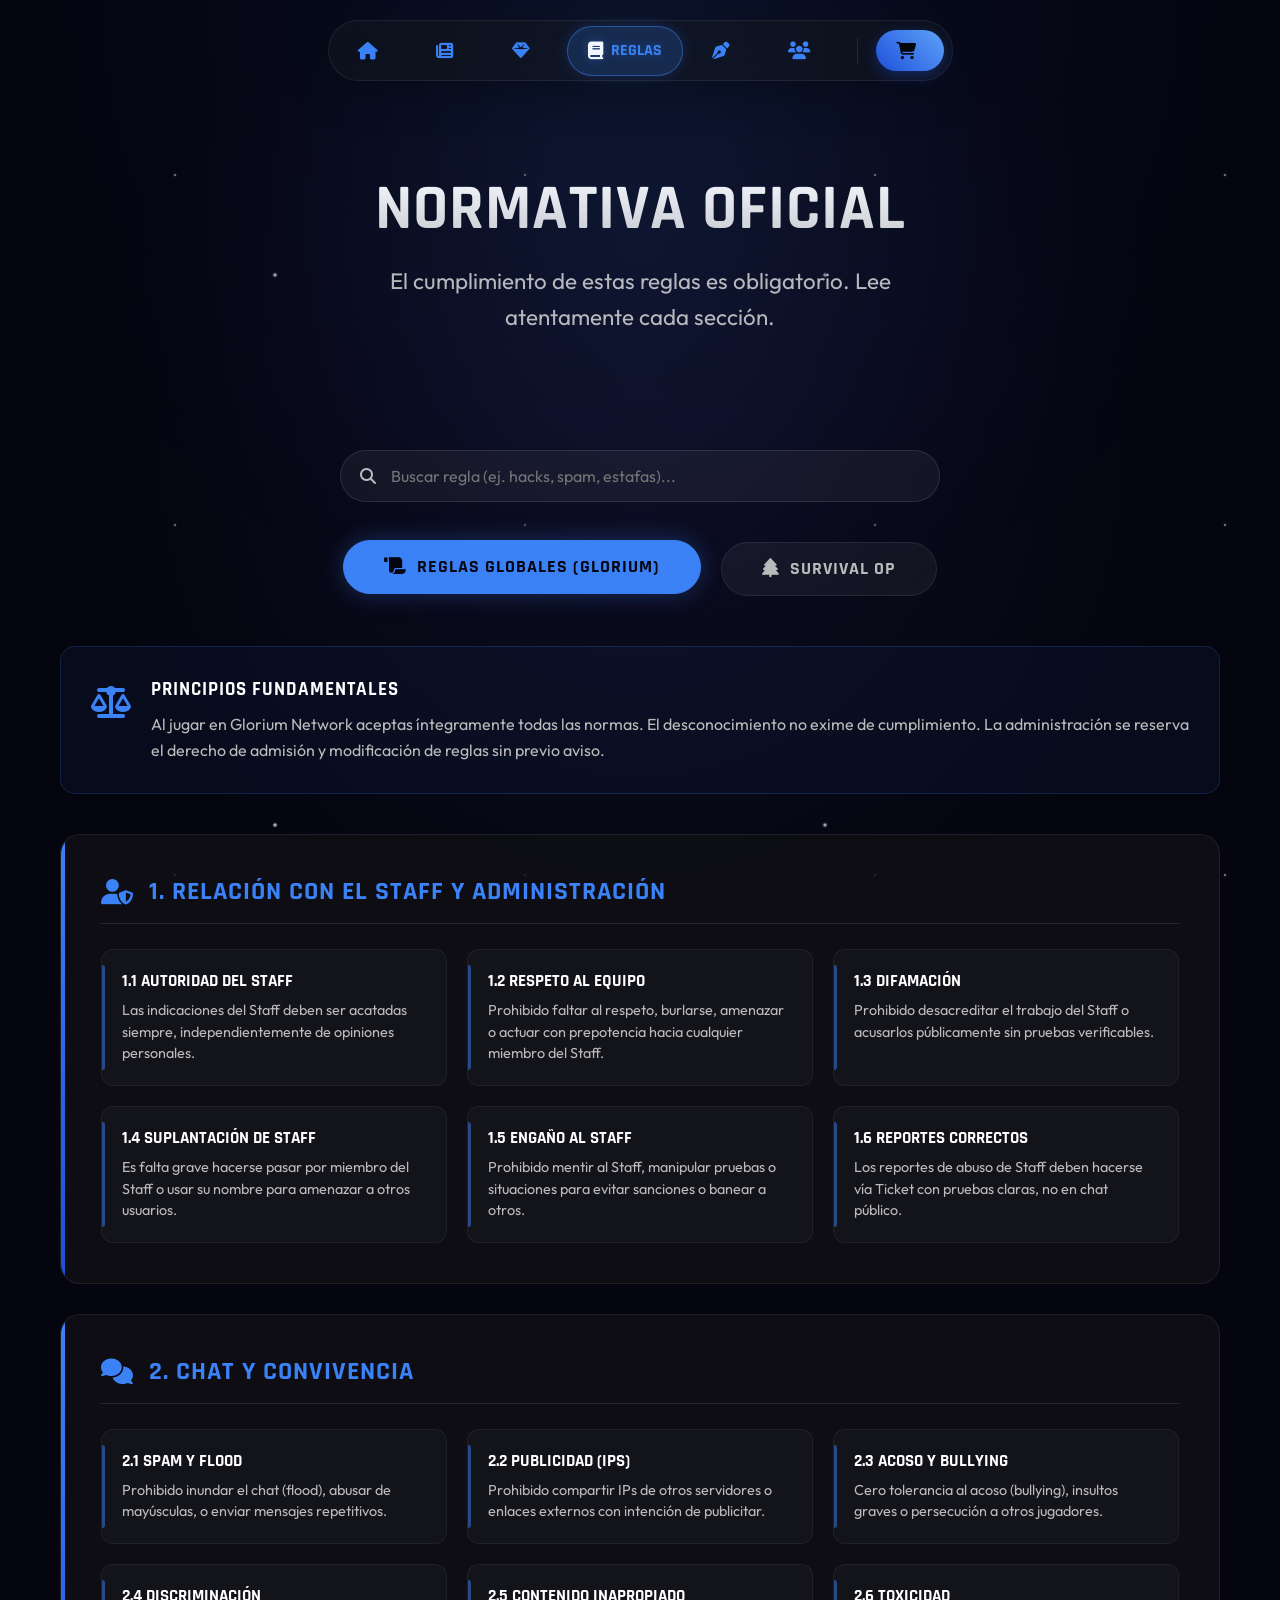
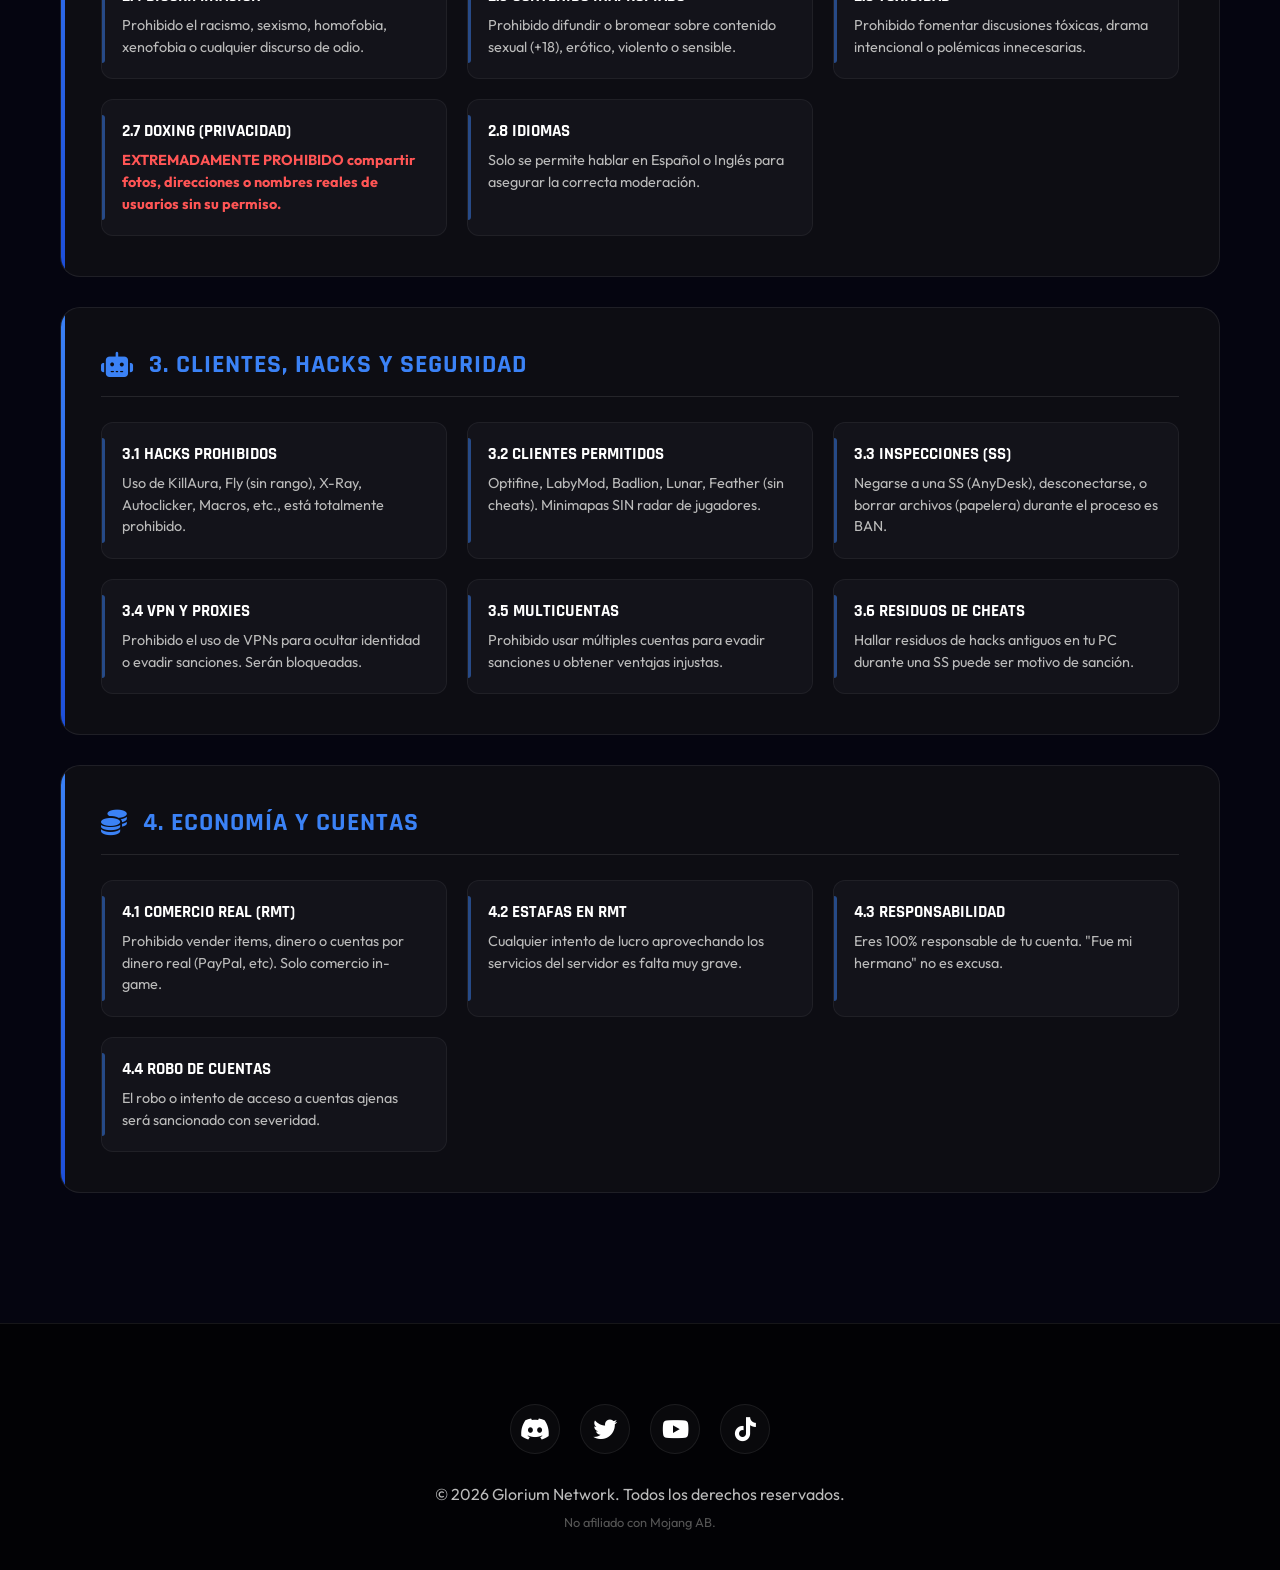
<file: pages/rules.html>
<!DOCTYPE html>
<html lang="es">

<head>
    <meta charset="UTF-8">
    <meta name="viewport" content="width=device-width, initial-scale=1.0">
    <!-- SEO Básico -->
    <title>Normativa Oficial | Glorium Network</title>
    <meta name="description"
        content="Conoce las reglas globales y de Survival OP de Glorium Network para una convivencia pacífica e intergaláctica.">
    <meta name="keywords" content="Minecraft, Normas, Reglas, Rules, Servidor, Survival OP, Glorium Network">
    <meta name="robots" content="index, follow">
    <meta name="author" content="Glorium Network">
    <link rel="canonical" href="https://web.glorium.net/pages/rules.html">

    <!-- Open Graph / Discord / Facebook -->
    <meta property="og:type" content="website">
    <meta property="og:url" content="https://web.glorium.net/pages/rules.html">
    <meta property="og:title" content="Normativa Oficial | Glorium Network">
    <meta property="og:description"
        content="Lee las reglas obligatorias de Glorium Network para una convivencia sana en el servidor.">
    <meta property="og:image" content="https://web.glorium.net/assets/logoprincipal.png">

    <!-- Twitter Cards -->
    <meta name="twitter:card" content="summary_large_image">
    <meta name="twitter:url" content="https://web.glorium.net/pages/rules.html">
    <meta name="twitter:title" content="Normativa Oficial | Glorium Network">
    <meta name="twitter:description"
        content="Lee las reglas obligatorias de Glorium Network para una convivencia sana en el servidor.">
    <meta name="twitter:image" content="https://web.glorium.net/assets/logoprincipal.png">
    <link rel="stylesheet" href="https://cdnjs.cloudflare.com/ajax/libs/font-awesome/6.4.0/css/all.min.css">
    <link rel="stylesheet" href="../css/style.css">
    <link rel="icon" type="image/png" href="../assets/logoprincipal.png">
    <style>
        .tabs-header {
            display: flex;
            justify-content: center;
            gap: 20px;
            margin-bottom: 50px;
            flex-wrap: wrap;
        }

        .tab-btn {
            background: rgba(255, 255, 255, 0.05);
            border: 1px solid var(--glass-border);
            padding: 15px 40px;
            border-radius: 50px;
            color: var(--text-dim);
            font-family: 'Rajdhani', sans-serif;
            font-weight: 700;
            cursor: pointer;
            transition: 0.3s;
            text-transform: uppercase;
            font-size: 1.1rem;
            letter-spacing: 1px;
            display: flex;
            align-items: center;
            gap: 10px;
        }

        .tab-btn i {
            font-size: 1.2rem;
        }

        .tab-btn.active,
        .tab-btn:hover {
            background: var(--primary-blue);
            color: var(--bg-space-dark);
            border-color: var(--primary-blue);
            box-shadow: 0 0 25px rgba(59, 130, 246, 0.3);
            transform: translateY(-2px);
        }

        .tab-content {
            display: none;
            animation: fadeInUp 0.6s cubic-bezier(0.2, 0.8, 0.2, 1);
        }

        .tab-content.active {
            display: block;
        }

        .rule-category {
            background: rgba(15, 15, 20, 0.8);
            border: 1px solid var(--glass-border);
            border-radius: 20px;
            padding: 40px;
            margin-bottom: 30px;
            position: relative;
            overflow: hidden;
            transition: 0.3s;
        }

        .rule-category:hover {
            border-color: rgba(59, 130, 246, 0.3);
            box-shadow: 0 10px 40px rgba(0, 0, 0, 0.3);
        }

        .rule-category::before {
            content: '';
            position: absolute;
            top: 0;
            left: 0;
            width: 4px;
            height: 100%;
            background: var(--gradient-gold);
        }

        .rule-category h3 {
            color: var(--primary-blue);
            margin-bottom: 25px;
            border-bottom: 1px solid rgba(255, 255, 255, 0.1);
            padding-bottom: 15px;
            font-size: 1.6rem;
            display: flex;
            align-items: center;
            gap: 15px;
            text-align: left;
        }

        .rule-grid {
            display: grid;
            grid-template-columns: repeat(auto-fit, minmax(280px, 1fr));
            gap: 20px;
        }

        .rule-card {
            background: rgba(255, 255, 255, 0.03);
            border: 1px solid rgba(255, 255, 255, 0.05);
            border-radius: 12px;
            padding: 20px;
            transition: 0.3s;
            position: relative;
            padding-left: 20px;
        }

        .rule-card:hover {
            background: rgba(59, 130, 246, 0.05);
            border-color: rgba(59, 130, 246, 0.2);
            transform: translateX(5px);
        }

        .rule-card::before {
            content: '';
            position: absolute;
            left: 0;
            top: 15px;
            bottom: 15px;
            width: 3px;
            background: var(--primary-blue);
            border-radius: 0 3px 3px 0;
            opacity: 0.5;
        }

        .rule-card:hover::before {
            opacity: 1;
        }

        .rule-title {
            font-weight: 700;
            color: var(--text-light);
            margin-bottom: 8px;
            display: block;
            font-size: 1.05rem;
            font-family: 'Rajdhani', sans-serif;
            text-transform: uppercase;
        }

        .rule-desc {
            color: var(--text-dim);
            line-height: 1.5;
            font-size: 0.9rem;
        }

        .alert-box {
            background: rgba(59, 130, 246, 0.05);
            border: 1px solid rgba(59, 130, 246, 0.2);
            padding: 30px;
            margin-bottom: 40px;
            border-radius: 15px;
            display: flex;
            gap: 20px;
            align-items: flex-start;
        }

        .alert-icon {
            font-size: 2rem;
            color: var(--primary-blue);
            padding-top: 5px;
        }

        /* Estilo para items individuales */
        .rule-list-item {
            margin-bottom: 15px;
            display: flex;
            align-items: flex-start;
            gap: 10px;
        }

        .rule-list-item i {
            color: var(--primary-blue);
            margin-top: 5px;
            font-size: 0.8rem;
        }

        .rule-text {
            color: var(--text-dim);
            font-size: 0.95rem;
            line-height: 1.5;
        }
    </style>
</head>

<body>
    <div id="navbar-container"></div>

    <header class="hero" style="min-height: 50vh; padding-top: 150px;">
        <div class="container mobile-pad">
            <h1 class="hero-title">Normativa Oficial</h1>
            <p class="hero-subtitle">El cumplimiento de estas reglas es obligatorio. Lee atentamente cada sección.</p>
        </div>
    </header>

    <section class="section" style="padding-top: 0;">
        <div class="container" style="max-width: 1200px;">

            <!-- Buscador de Reglas -->
            <div class="rules-search-container">
                <i class="fa-solid fa-magnifying-glass search-icon"></i>
                <input type="text" id="rules-search" placeholder="Buscar regla (ej. hacks, spam, estafas)...">
            </div>

            <!-- Botones de Navegación de Pestañas -->
            <div class="tabs-header">
                <div class="tab-btn active" data-target="general">
                    <i class="fa-solid fa-scroll"></i> Reglas Globales (Glorium)
                </div>
                <div class="tab-btn" data-target="survival">
                    <i class="fa-solid fa-tree"></i> Survival OP
                </div>
            </div>

            <!-- Pestaña 1: Reglas Generales -->
            <div id="general" class="tab-content active">

                <div class="alert-box">
                    <div class="alert-icon"><i class="fa-solid fa-scale-balanced"></i></div>
                    <div>
                        <h4 style="color: var(--text-light); margin-bottom: 10px; text-align: left; font-size: 1.2rem;">
                            Principios Fundamentales</h4>
                        <p style="color: var(--text-dim); line-height: 1.6;">
                            Al jugar en Glorium Network aceptas íntegramente todas las normas. El desconocimiento no
                            exime de cumplimiento.
                            La administración se reserva el derecho de admisión y modificación de reglas sin previo
                            aviso.
                        </p>
                    </div>
                </div>

                <div class="rule-category">
                    <h3><i class="fa-solid fa-user-shield"></i> 1. Relación con el Staff y Administración</h3>
                    <div class="rule-grid">
                        <div class="rule-card">
                            <span class="rule-title">1.1 Autoridad del Staff</span>
                            <p class="rule-desc">Las indicaciones del Staff deben ser acatadas siempre,
                                independientemente de opiniones personales.</p>
                        </div>
                        <div class="rule-card">
                            <span class="rule-title">1.2 Respeto al Equipo</span>
                            <p class="rule-desc">Prohibido faltar al respeto, burlarse, amenazar o actuar con
                                prepotencia hacia cualquier miembro del Staff.</p>
                        </div>
                        <div class="rule-card">
                            <span class="rule-title">1.3 Difamación</span>
                            <p class="rule-desc">Prohibido desacreditar el trabajo del Staff o acusarlos públicamente
                                sin pruebas verificables.</p>
                        </div>
                        <div class="rule-card">
                            <span class="rule-title">1.4 Suplantación de Staff</span>
                            <p class="rule-desc">Es falta grave hacerse pasar por miembro del Staff o usar su nombre
                                para amenazar a otros usuarios.</p>
                        </div>
                        <div class="rule-card">
                            <span class="rule-title">1.5 Engaño al Staff</span>
                            <p class="rule-desc">Prohibido mentir al Staff, manipular pruebas o situaciones para evitar
                                sanciones o banear a otros.</p>
                        </div>
                        <div class="rule-card">
                            <span class="rule-title">1.6 Reportes Correctos</span>
                            <p class="rule-desc">Los reportes de abuso de Staff deben hacerse vía Ticket con pruebas
                                claras, no en chat público.</p>
                        </div>
                    </div>
                </div>

                <div class="rule-category">
                    <h3><i class="fa-solid fa-comments"></i> 2. Chat y Convivencia</h3>
                    <div class="rule-grid">
                        <div class="rule-card">
                            <span class="rule-title">2.1 Spam y Flood</span>
                            <p class="rule-desc">Prohibido inundar el chat (flood), abusar de mayúsculas, o enviar
                                mensajes repetitivos.</p>
                        </div>
                        <div class="rule-card">
                            <span class="rule-title">2.2 Publicidad (IPs)</span>
                            <p class="rule-desc">Prohibido compartir IPs de otros servidores o enlaces externos con
                                intención de publicitar.</p>
                        </div>
                        <div class="rule-card">
                            <span class="rule-title">2.3 Acoso y Bullying</span>
                            <p class="rule-desc">Cero tolerancia al acoso (bullying), insultos graves o persecución a
                                otros jugadores.</p>
                        </div>
                        <div class="rule-card">
                            <span class="rule-title">2.4 Discriminación</span>
                            <p class="rule-desc">Prohibido el racismo, sexismo, homofobia, xenofobia o cualquier
                                discurso de odio.</p>
                        </div>
                        <div class="rule-card">
                            <span class="rule-title">2.5 Contenido Inapropiado</span>
                            <p class="rule-desc">Prohibido difundir o bromear sobre contenido sexual (+18), erótico,
                                violento o sensible.</p>
                        </div>
                        <div class="rule-card">
                            <span class="rule-title">2.6 Toxicidad</span>
                            <p class="rule-desc">Prohibido fomentar discusiones tóxicas, drama intencional o polémicas
                                innecesarias.</p>
                        </div>
                        <div class="rule-card">
                            <span class="rule-title">2.7 Doxing (Privacidad)</span>
                            <p class="rule-desc" style="color: #ff5555; font-weight: bold;">EXTREMADAMENTE PROHIBIDO
                                compartir fotos, direcciones o nombres reales de usuarios sin su permiso.</p>
                        </div>
                        <div class="rule-card">
                            <span class="rule-title">2.8 Idiomas</span>
                            <p class="rule-desc">Solo se permite hablar en Español o Inglés para asegurar la correcta
                                moderación.</p>
                        </div>
                    </div>
                </div>

                <div class="rule-category">
                    <h3><i class="fa-solid fa-robot"></i> 3. Clientes, Hacks y Seguridad</h3>
                    <div class="rule-grid">
                        <div class="rule-card">
                            <span class="rule-title">3.1 Hacks Prohibidos</span>
                            <p class="rule-desc">Uso de KillAura, Fly (sin rango), X-Ray, Autoclicker, Macros, etc.,
                                está totalmente prohibido.</p>
                        </div>
                        <div class="rule-card">
                            <span class="rule-title">3.2 Clientes Permitidos</span>
                            <p class="rule-desc">Optifine, LabyMod, Badlion, Lunar, Feather (sin cheats). Minimapas SIN
                                radar de jugadores.</p>
                        </div>
                        <div class="rule-card">
                            <span class="rule-title">3.3 Inspecciones (SS)</span>
                            <p class="rule-desc">Negarse a una SS (AnyDesk), desconectarse, o borrar archivos (papelera)
                                durante el proceso es BAN.</p>
                        </div>
                        <div class="rule-card">
                            <span class="rule-title">3.4 VPN y Proxies</span>
                            <p class="rule-desc">Prohibido el uso de VPNs para ocultar identidad o evadir sanciones.
                                Serán bloqueadas.</p>
                        </div>
                        <div class="rule-card">
                            <span class="rule-title">3.5 Multicuentas</span>
                            <p class="rule-desc">Prohibido usar múltiples cuentas para evadir sanciones u obtener
                                ventajas injustas.</p>
                        </div>
                        <div class="rule-card">
                            <span class="rule-title">3.6 Residuos de Cheats</span>
                            <p class="rule-desc">Hallar residuos de hacks antiguos en tu PC durante una SS puede ser
                                motivo de sanción.</p>
                        </div>
                    </div>
                </div>

                <div class="rule-category">
                    <h3><i class="fa-solid fa-coins"></i> 4. Economía y Cuentas</h3>
                    <div class="rule-grid">
                        <div class="rule-card">
                            <span class="rule-title">4.1 Comercio Real (RMT)</span>
                            <p class="rule-desc">Prohibido vender items, dinero o cuentas por dinero real (PayPal, etc).
                                Solo comercio in-game.</p>
                        </div>
                        <div class="rule-card">
                            <span class="rule-title">4.2 Estafas en RMT</span>
                            <p class="rule-desc">Cualquier intento de lucro aprovechando los servicios del servidor es
                                falta muy grave.</p>
                        </div>
                        <div class="rule-card">
                            <span class="rule-title">4.3 Responsabilidad</span>
                            <p class="rule-desc">Eres 100% responsable de tu cuenta. "Fue mi hermano" no es excusa.</p>
                        </div>
                        <div class="rule-card">
                            <span class="rule-title">4.4 Robo de Cuentas</span>
                            <p class="rule-desc">El robo o intento de acceso a cuentas ajenas será sancionado con
                                severidad.</p>
                        </div>
                    </div>
                </div>
            </div>

            <!-- Pestaña 2: Reglas de Survival -->
            <div id="survival" class="tab-content">

                <div class="alert-box"
                    style="background: rgba(43, 196, 255, 0.1); border-color: rgba(43, 196, 255, 0.3);">
                    <div class="alert-icon" style="color: #2bc4ff;"><i class="fa-solid fa-earth-americas"></i></div>
                    <div>
                        <h4 style="color: var(--text-light); margin-bottom: 5px; text-align: left; font-size: 1.2rem;">
                            Survival OP</h4>
                        <p style="color: var(--text-dim);">Reglamento específico para la modalidad Survival OP.</p>
                    </div>
                </div>

                <!-- Contenido vacío pendiente de reglas oficiales -->
                <div style="text-align: center; padding: 50px 20px;">
                    <i class="fa-solid fa-file-contract" style="font-size: 4rem; color: var(--primary-blue); margin-bottom: 20px; opacity: 0.5;"></i>
                    <h3 style="color: var(--text-light); margin-bottom: 10px;">Normativas en redacción</h3>
                    <p style="color: var(--text-dim);">Próximamente publicaremos el reglamento oficial completo para la modalidad de Survival OP.</p>
                </div>

            </div>

        </div>
    </section>

    <div id="footer-container"></div>
    <script src="../main.js"></script>
</body>

</html>
</file>
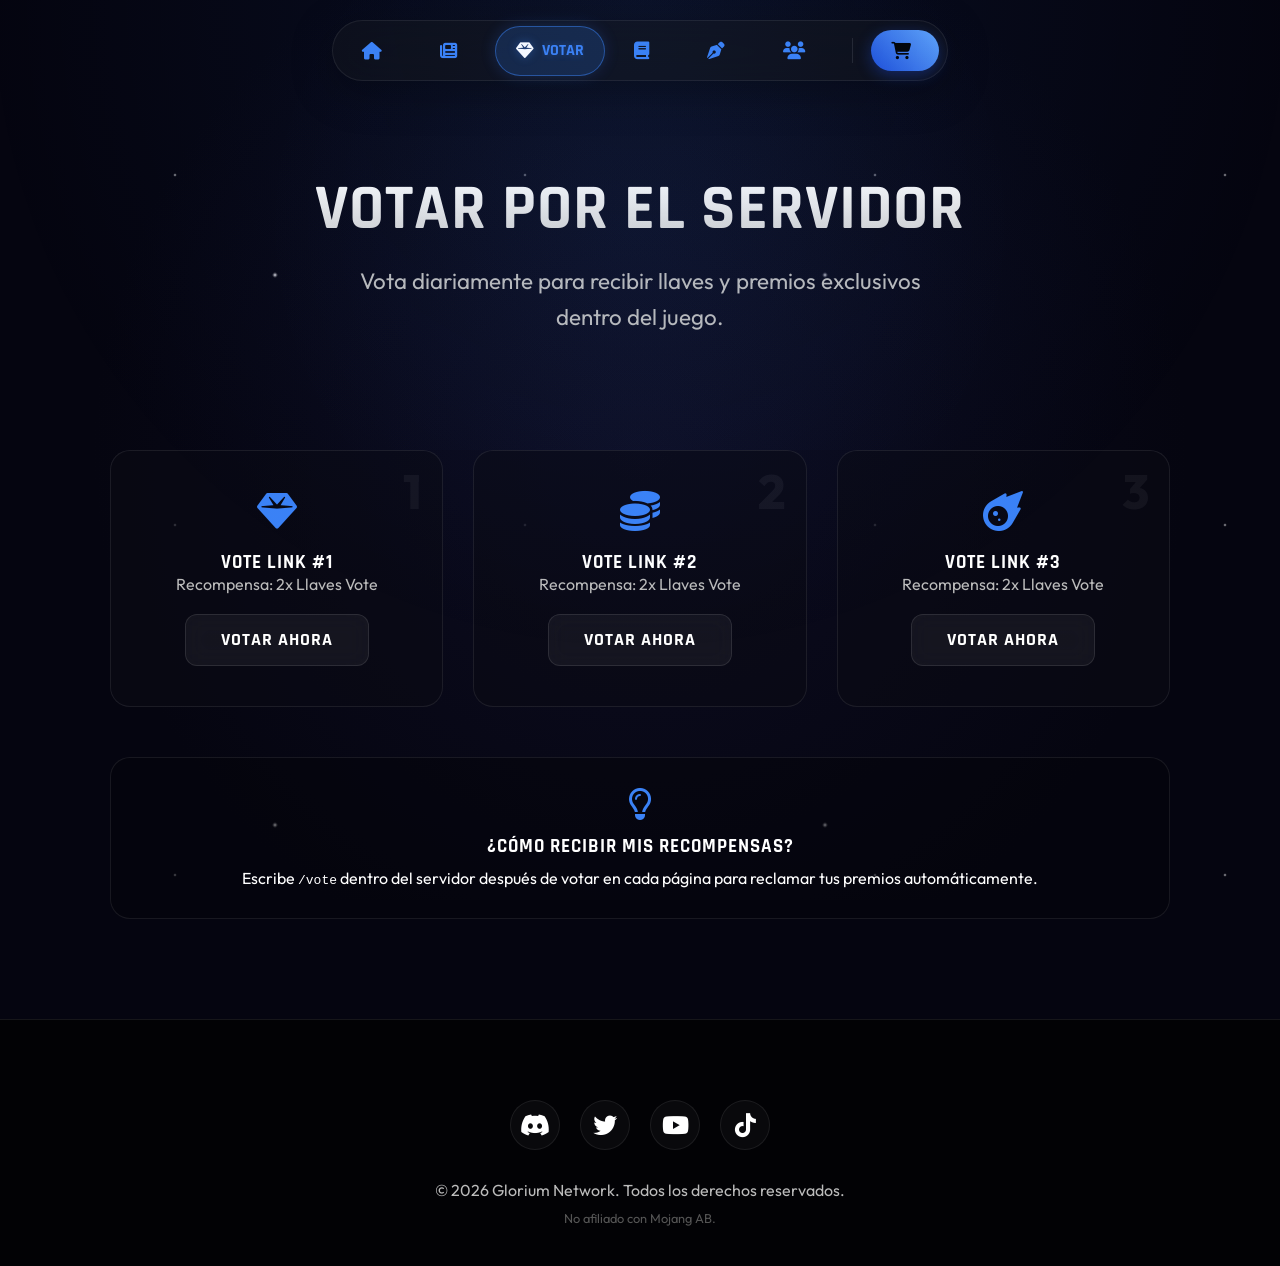
<file: pages/vote.html>
﻿<!DOCTYPE html>
<html lang="es">

<head>
    <meta charset="UTF-8">
    <meta name="viewport" content="width=device-width, initial-scale=1.0">
    <!-- SEO Básico -->
    <title>Votar por el Servidor | Glorium Network</title>
    <meta name="description"
        content="Vota diariamente por Glorium Network y consigue Llaves Vote gratis para obtener recompensas exclusivas.">
    <meta name="keywords" content="Minecraft, Votar, Vote, Recompensas, Llaves, Servidor, Glorium Network">
    <meta name="robots" content="index, follow">
    <meta name="author" content="Glorium Network">
    <link rel="canonical" href="https://web.glorium.net/pages/vote.html">

    <!-- Open Graph / Discord / Facebook -->
    <meta property="og:type" content="website">
    <meta property="og:url" content="https://web.glorium.net/pages/vote.html">
    <meta property="og:title" content="Votar por el Servidor | Glorium Network">
    <meta property="og:description"
        content="Vota diariamente por Glorium Network y consigue Llaves Vote gratis en el servidor.">
    <meta property="og:image" content="https://web.glorium.net/assets/logoprincipal.png">

    <!-- Twitter Cards -->
    <meta name="twitter:card" content="summary_large_image">
    <meta name="twitter:url" content="https://web.glorium.net/pages/vote.html">
    <meta name="twitter:title" content="Votar por el Servidor | Glorium Network">
    <meta name="twitter:description"
        content="Vota diariamente por Glorium Network y consigue Llaves Vote gratis en el servidor.">
    <meta name="twitter:image" content="https://web.glorium.net/assets/logoprincipal.png">
    <link rel="stylesheet" href="https://cdnjs.cloudflare.com/ajax/libs/font-awesome/6.4.0/css/all.min.css">
    <link rel="stylesheet" href="../css/style.css">
    <link rel="icon" type="image/png" href="../assets/logoprincipal.png">
</head>

<body>
    <div id="navbar-container"></div>

    <header class="hero" style="min-height: 50vh; padding-top: 150px;">
        <div class="container mobile-pad">
            <h1 class="hero-title">Votar por el Servidor</h1>
            <p class="hero-subtitle">Vota diariamente para recibir llaves y premios exclusivos dentro del juego.</p>
        </div>
    </header>

    <section class="section" style="padding-top: 0;">
        <div class="container" style="max-width: 1100px;">

            <div class="grid">

                <!-- Tarjeta de Voto 1 -->
                <div class="vote-card">
                    <span class="vote-number">1</span>
                    <i class="fa-solid fa-gem vote-icon"></i>
                    <h3>Vote Link #1</h3>
                    <p style="color: var(--text-dim); margin-bottom: 20px;">Recompensa: 2x Llaves Vote</p>
                    <a href="#" target="_blank" class="btn btn-secondary">Votar Ahora</a>
                </div>

                <!-- Tarjeta de Voto 2 -->
                <div class="vote-card">
                    <span class="vote-number">2</span>
                    <i class="fa-solid fa-coins vote-icon"></i>
                    <h3>Vote Link #2</h3>
                    <p style="color: var(--text-dim); margin-bottom: 20px;">Recompensa: 2x Llaves Vote</p>
                    <a href="#" target="_blank" class="btn btn-secondary">Votar Ahora</a>
                </div>

                <!-- Tarjeta de Voto 3 -->
                <div class="vote-card">
                    <span class="vote-number">3</span>
                    <i class="fa-solid fa-meteor vote-icon"></i>
                    <h3>Vote Link #3</h3>
                    <p style="color: var(--text-dim); margin-bottom: 20px;">Recompensa: 2x Llaves Vote</p>
                    <a href="#" target="_blank" class="btn btn-secondary">Votar Ahora</a>
                </div>

            </div>

            <div
                style="margin-top: 50px; text-align: center; background: rgba(5,5,10,0.5); padding: 30px; border-radius: 20px; border: 1px solid var(--glass-border);">
                <i class="fa-regular fa-lightbulb"
                    style="font-size: 2rem; color: var(--primary-blue); margin-bottom: 15px;"></i>
                <h3 style="margin-bottom: 10px;">¿Cómo recibir mis recompensas?</h3>
                <p>Escribe <code>/vote</code> dentro del servidor después de votar en cada página para reclamar tus
                    premios automáticamente.</p>
            </div>
        </div>
    </section>

    <div id="footer-container"></div>
    <script src="../main.js"></script>
</body>

</html>
</file>
<file: css/style.css>
/* Google Fonts */
@import url('https://fonts.googleapis.com/css2?family=Outfit:wght@300;400;600;800&family=Rajdhani:wght@500;600;700&display=swap');

:root {
    --primary-blue: #3b82f6; /* Azul primario */
    --accent-blue: #1d4ed8; /* Azul oscuro acento */
    --bg-space-dark: #050510;
    --bg-darker: #020205;
    --text-light: #ffffff;
    --text-dim: #bbbbbb;
    --glass-bg: rgba(255, 255, 255, 0.03);
    --glass-border: rgba(255, 255, 255, 0.08);
    --nav-height: 80px;
    --gradient-gold: linear-gradient(135deg, #3b82f6 0%, #1d4ed8 100%);
    --shadow-glow: 0 0 20px rgba(59, 130, 246, 0.3);
}

* {
    margin: 0;
    padding: 0;
    box-sizing: border-box;
    -webkit-tap-highlight-color: transparent;
}

img {
    max-width: 100%;
    height: auto;
}

body {
    background-color: var(--bg-space-dark);
    color: var(--text-light);
    font-family: 'Outfit', sans-serif;
    overflow-x: hidden;
    min-height: 100vh;
    background-image:
        radial-gradient(circle at 50% 50%, rgba(20, 20, 50, 0.5), transparent 70%),
        radial-gradient(white, rgba(255, 255, 255, .2) 2px, transparent 3px),
        radial-gradient(white, rgba(255, 255, 255, .15) 1px, transparent 2px);
    background-size: 100% 100%, 550px 550px, 350px 350px;
    background-position: 0 0, 0 0, 0 0;
    animation: bgMove 120s linear infinite;
    background-attachment: fixed;
}


/* Scrollbar */
html,
body {
    overflow: auto;
    /* Mantiene el scroll */
    scrollbar-width: none;
    /* Firefox */
}

/* Chrome, Safari, Edge, Opera */
html::-webkit-scrollbar,
body::-webkit-scrollbar {
    display: none;
}

/* Fin Scrollbar */

@keyframes bgMove {
    from {
        background-position: 0 0, 0 0, 0 0;
    }

    to {
        background-position: 0 0, 550px 550px, 350px 350px;
    }
}

/* Typography & Alignment Fixes */
h1,
h2,
h3,
h4,
h5,
h6 {
    font-family: 'Rajdhani', sans-serif;
    text-transform: uppercase;
    letter-spacing: 1px;
    text-align: center;
    /* Enforce global centering */
}

a {
    text-decoration: none;
    color: inherit;
    transition: 0.3s ease;
}

ul {
    list-style: none;
}

/* Container */
.container {
    max-width: 1200px;
    margin: 0 auto;
    padding: 0 20px;
    width: 100%;
}

/* --- New Pill Navbar --- */
#navbar-container {
    position: fixed;
    top: 20px;
    left: 0;
    width: 100%;
    display: flex;
    justify-content: center;
    z-index: 1000;
    padding: 0 20px;
    pointer-events: none;
    /* Allow clicking through container */
}

@keyframes slideDown {
    from {
        transform: translateY(-100px);
        opacity: 0;
    }

    to {
        transform: translateY(0);
        opacity: 1;
    }
}

.nav-pill-container {
    pointer-events: auto;
    display: flex;
    align-items: center;
    gap: 8px;
    /* Reduced gap slightly */
    background: rgba(15, 15, 20, 0.7);
    backdrop-filter: blur(20px);
    -webkit-backdrop-filter: blur(20px);
    padding: 8px;
    border-radius: 50px;
    border: 1px solid rgba(255, 255, 255, 0.08);
    box-shadow: 0 10px 40px rgba(0, 0, 0, 0.4);

    /* Animation Removed */
    /* animation: slideDown 0.8s ease-out forwards; */
    /* transform: translateY(-100px); */
    /* opacity: 0; */

    /* Sliding Highlight Needs this */
    position: relative;
}

/* The Sliding Background Pill */
.nav-highlight {
    position: absolute;
    height: 85%;
    /* Slightly smaller than container */
    background: rgba(59, 130, 246, 0.2);
    border: 1px solid rgba(59, 130, 246, 0.5);
    border-radius: 50px;
    top: 50%;
    transform: translateY(-50%);
    z-index: 1;
    /* Behind text but above container bg */
    transition: all 0.35s cubic-bezier(0.25, 1, 0.5, 1);
    box-shadow: 0 0 15px rgba(59, 130, 246, 0.2);
    pointer-events: none;
    opacity: 0;
    /* Hidden initially until JS sets it */
}

.nav-pill-item {
    text-decoration: none;
    color: var(--text-dim);
    font-family: 'Rajdhani', sans-serif;
    font-weight: 700;
    font-size: 1rem;
    padding: 10px 20px;
    border-radius: 50px;
    transition: all 0.3s ease;
    display: flex;
    align-items: center;
    gap: 8px;
    text-transform: uppercase;
    position: relative;
    z-index: 2;
    /* Above highlight */
    border: 1px solid transparent;
    /* Keep layout stable */
}

/* Active State just changes text color now */
.nav-pill-item.active {
    color: var(--primary-blue);
    text-shadow: 0 0 10px rgba(59, 130, 246, 0.4);
}

.nav-pill-item:hover {
    color: #fff;
}

.nav-pill-item i {
    font-size: 1.1rem;
    color: var(--primary-blue);
    /* Always yellow icon */
    transition: 0.3s;
}

.nav-pill-item.active i {
    color: #fff;
    /* White icon on active */
}

.nav-pill-item span {
    max-width: 0;
    overflow: hidden;
    opacity: 0;
    transition: all 0.4s ease;
    white-space: nowrap;
}

.nav-pill-item:hover span,
.nav-pill-item.active span {
    max-width: 150px;
    opacity: 1;
}

.nav-separator {
    width: 1px;
    height: 25px;
    background: rgba(255, 255, 255, 0.1);
    margin: 0 10px;
}

.store-link {
    background: linear-gradient(45deg, #1d4ed8, #60a5fa);
    color: #000 !important;
    box-shadow: 0 4px 15px rgba(29, 78, 216, 0.4);
    border: none;
}

.store-link:hover {
    transform: translateY(-2px) scale(1.05);
    box-shadow: 0 6px 20px rgba(29, 78, 216, 0.6);
}

.store-link i {
    color: #000 !important;
}

/* Mobile Tweaks */
@media (max-width: 768px) {
    .nav-pill-container {
        width: 95%;
        overflow-x: auto;
        justify-content: flex-start;
        padding-right: 20px;
        /* Hide scrollbar */
        -ms-overflow-style: none;
        scrollbar-width: none;
    }

    .nav-pill-container::-webkit-scrollbar {
        display: none;
    }

    .nav-pill-item {
        padding: 10px 15px;
        flex-shrink: 0;
        /* Prevent shrinking */
    }

    /* On mobile, maybe always show text or just icon? 
       Let's keep the expanding behavior but ensure it fits. */
}

/* Buttons Premium */
.btn {
    display: inline-flex;
    align-items: center;
    justify-content: center;
    padding: 14px 35px;
    border-radius: 12px;
    font-weight: 700;
    font-family: 'Rajdhani', sans-serif;
    text-transform: uppercase;
    font-size: 1.1rem;
    cursor: pointer;
    transition: all 0.3s cubic-bezier(0.4, 0, 0.2, 1);
    border: none;
    position: relative;
    overflow: hidden;
    letter-spacing: 1px;
}

.btn-primary {
    background: var(--gradient-gold);
    color: #000;
    box-shadow: 0 5px 20px rgba(29, 78, 216, 0.25);
}

.btn-primary:hover {
    transform: translateY(-3px) scale(1.02);
    box-shadow: 0 10px 30px rgba(29, 78, 216, 0.4);
}

.btn-secondary {
    background: rgba(255, 255, 255, 0.05);
    border: 1px solid rgba(255, 255, 255, 0.1);
    color: var(--text-light);
    backdrop-filter: blur(10px);
}

.btn-secondary:hover {
    background: rgba(255, 255, 255, 0.1);
    border-color: var(--text-light);
    transform: translateY(-3px);
}

/* Hero Section */
.hero {
    min-height: 100vh;
    min-height: 100dvh;
    display: flex;
    align-items: center;
    justify-content: center;
    text-align: center;
    padding: 120px 20px 50px;
    position: relative;
    overflow: hidden;
}

.hero::before {
    content: '';
    position: absolute;
    top: 50%;
    left: 50%;
    transform: translate(-50%, -50%);
    width: 60vw;
    height: 60vw;
    background: radial-gradient(circle, rgba(59, 130, 246, 0.05) 0%, transparent 70%);
    pointer-events: none;
}

.hero-content {
    z-index: 2;
    max-width: 800px;
    width: 100%;
    display: flex;
    flex-direction: column;
    align-items: center;
}

.hero-logo {
    max-width: 350px;
    width: 70%;
    margin-bottom: 30px;
    filter: drop-shadow(0 0 40px rgba(59, 130, 246, 0.15));
    animation: float 6s ease-in-out infinite;
}

.hero-title {
    font-size: clamp(2.5rem, 5vw, 4.5rem);
    margin-bottom: 20px;
    line-height: 1.1;
    background: linear-gradient(to bottom, #fff, #ccc);
    background-clip: text;
    -webkit-background-clip: text;
    -webkit-text-fill-color: transparent;
    text-align: center;
    /* Entrance Animation */
    opacity: 0;
    animation: fadeInUp 0.8s ease-out forwards;
    animation-delay: 0.2s;
}

.hero-subtitle {
    font-size: clamp(1rem, 2vw, 1.4rem);
    color: var(--text-dim);
    margin-bottom: 40px;
    max-width: 600px;
    line-height: 1.6;
    text-align: center;
    /* Enforced Centering */
    display: block;
    margin-left: auto;
    margin-right: auto;
    /* Entrance Animation */
    opacity: 0;
    animation: fadeInUp 0.8s ease-out forwards;
    animation-delay: 0.4s;
}

/* IP Box */
.ip-box {
    background: rgba(0, 0, 0, 0.3);
    border: 1px solid var(--glass-border);
    padding: 15px 30px;
    border-radius: 20px;
    display: inline-flex;
    align-items: center;
    gap: 20px;
    margin-bottom: 40px;
    cursor: pointer;
    transition: 0.3s;
    backdrop-filter: blur(10px);
    /* Entrance Animation */
    opacity: 0;
    animation: fadeInUp 0.8s ease-out forwards;
    animation-delay: 0.6s;
}

/* Server Status Pill (Player Count) */
.server-status-pill {
    display: inline-flex;
    align-items: center;
    gap: 10px;
    background: rgba(0, 0, 0, 0.4);
    border: 1px solid rgba(255, 255, 255, 0.1);
    padding: 8px 20px;
    border-radius: 50px;
    margin-bottom: 30px;
    backdrop-filter: blur(5px);
    font-size: 0.95rem;
    color: #ddd;
    font-weight: 500;
    /* Animation Entrance */
    opacity: 0;
    animation: fadeInUp 0.8s ease-out forwards;
    animation-delay: 0.7s;
}

.status-dot {
    width: 10px;
    height: 10px;
    background-color: #4ade80;
    /* Green 400 */
    border-radius: 50%;
    box-shadow: 0 0 10px #4ade80;
    animation: pulseGreen 2s infinite;
}

.status-dot.offline {
    background-color: #ef4444;
    /* Red 500 */
    box-shadow: 0 0 10px #ef4444;
    animation: none;
}

@keyframes pulseGreen {
    0% {
        box-shadow: 0 0 0 0 rgba(74, 222, 128, 0.7);
    }

    70% {
        box-shadow: 0 0 0 6px rgba(74, 222, 128, 0);
    }

    100% {
        box-shadow: 0 0 0 0 rgba(74, 222, 128, 0);
    }
}

/* ... existing hover styles ... */

.hero-buttons {
    display: flex;
    gap: 20px;
    flex-wrap: wrap;
    justify-content: center;
    /* Entrance Animation */
    opacity: 0;
    animation: fadeInUp 0.8s ease-out forwards;
    animation-delay: 0.8s;
}

/* Grids & Cards */
.section {
    padding: 100px 0;
}

.section-title {
    text-align: center;
    font-size: clamp(2rem, 4vw, 3rem);

    color: var(--text-light);
    position: relative;
    display: block;
}

.section-title::after {
    content: '';
    display: block;
    width: 60px;
    height: 5px;
    background: var(--primary-blue);
    margin: 10px auto 0;
    border-radius: 2px;
}

.grid {
    display: grid;
    grid-template-columns: repeat(auto-fit, minmax(280px, 1fr));
    gap: 30px;
}

.card {
    background: linear-gradient(145deg, rgba(255, 255, 255, 0.03) 0%, rgba(255, 255, 255, 0.01) 100%);
    border: 1px solid var(--glass-border);
    border-radius: 24px;
    padding: 40px;
    transition: 0.4s cubic-bezier(0.175, 0.885, 0.32, 1.275);
    position: relative;
    overflow: hidden;
    text-align: center;
}

.card::before {
    content: '';
    position: absolute;
    top: 0;
    left: 0;
    width: 100%;
    height: 5px;
    background: var(--gradient-gold);
    opacity: 0;
    transition: 0.3s;
}

.card:hover {
    transform: translateY(-10px);
    background: linear-gradient(145deg, rgba(255, 255, 255, 0.05) 0%, rgba(255, 255, 255, 0.02) 100%);
    box-shadow: 0 20px 40px rgba(0, 0, 0, 0.4);
}

.card:hover::before {
    opacity: 1;
}

/* Vote Cards Redesign */
.vote-card {
    display: flex;
    flex-direction: column;
    align-items: center;
    background: rgba(10, 10, 20, 0.6);
    border: 1px solid var(--glass-border);
    padding: 40px;
    border-radius: 20px;
    transition: 0.3s;
    position: relative;
    text-align: center;
}

/* --- Server Info Section --- */
.info-block {
    display: flex;
    align-items: center;
    gap: 60px;
    margin-bottom: 80px;
    padding: 50px;
    background: rgba(20, 20, 30, 0.4);
    border: 1px solid rgba(255, 255, 255, 0.05);
    border-radius: 30px;
    backdrop-filter: blur(10px);
    transition: all 0.4s ease;
    position: relative;
    overflow: hidden;
}

.info-block::before {
    content: '';
    position: absolute;
    top: 0;
    left: 0;
    width: 100%;
    height: 100%;
    background: radial-gradient(circle at top right, rgba(59, 130, 246, 0.05), transparent 60%);
    opacity: 0.5;
    pointer-events: none;
}

.info-block:hover {
    transform: translateY(-5px);
    background: rgba(25, 25, 35, 0.6);
    border-color: rgba(59, 130, 246, 0.2);
    box-shadow: 0 20px 50px rgba(0, 0, 0, 0.3);
}

.info-block.reverse {
    flex-direction: row-reverse;
}

.info-block.reverse::before {
    background: radial-gradient(circle at top left, rgba(59, 130, 246, 0.05), transparent 60%);
}

.info-content {
    flex: 1;
    z-index: 2;
}

.info-content h2 {
    text-align: left;
    font-size: 3rem;
    margin-bottom: 25px;
    font-weight: 700;
    background: linear-gradient(135deg, #fff 30%, var(--primary-blue) 100%);
    background-clip: text;
    -webkit-background-clip: text;
    -webkit-text-fill-color: transparent;
    filter: drop-shadow(0 0 20px rgba(59, 130, 246, 0.2));
}

.info-content p {
    font-size: 1.15rem;
    color: var(--text-dim);
    line-height: 1.8;
    margin-bottom: 25px;
}

.info-visual {
    flex: 1;
    display: flex;
    justify-content: center;
    align-items: center;
    position: relative;
    z-index: 2;
}

.info-visual-card {
    background: linear-gradient(145deg, rgba(255, 255, 255, 0.03), rgba(255, 255, 255, 0.01));
    border: 1px solid rgba(255, 255, 255, 0.08);
    border-radius: 30px;
    padding: 0;
    width: 100%;
    max-width: 380px;
    aspect-ratio: 1/1;
    display: flex;
    align-items: center;
    justify-content: center;
    font-size: 6rem;
    color: var(--primary-blue);
    box-shadow: 0 20px 50px rgba(0, 0, 0, 0.4);
    position: relative;
    overflow: hidden;
    backdrop-filter: blur(5px);
    transition: transform 0.4s ease;
}

.info-visual-card::after {
    content: '';
    position: absolute;
    inset: 0;
    background: radial-gradient(circle at 50% 50%, rgba(59, 130, 246, 0.1), transparent 70%);
    animation: pulseGlow 4s infinite alternate;
}

.info-visual-card:hover {
    transform: scale(1.05) rotate(2deg);
    border-color: var(--primary-blue);
}

.info-visual-card i {
    z-index: 2;
    filter: drop-shadow(0 0 40px rgba(59, 130, 246, 0.5));
    animation: float 5s ease-in-out infinite;
}

.info-visual-card img {
    width: 100%;
    height: 100%;
    object-fit: cover;
    z-index: 2;
    position: relative;
    border-radius: inherit;
}

@keyframes pulseGlow {
    from {
        opacity: 0.5;
    }

    to {
        opacity: 1;
    }
}

@media (max-width: 900px) {

    .info-block,
    .info-block.reverse {
        flex-direction: column;
        gap: 30px;
        text-align: center;
    }

    .info-content h2 {
        text-align: center;
    }
}

.vote-card:hover {
    transform: translateY(-5px);
    border-color: var(--primary-blue);
    box-shadow: 0 10px 30px rgba(0, 0, 0, 0.3);
}

.vote-number {
    font-size: 3rem;
    font-weight: 800;
    color: rgba(255, 255, 255, 0.05);
    position: absolute;
    top: 10px;
    right: 20px;
}

.vote-icon {
    font-size: 2.5rem;
    color: var(--primary-blue);
    margin-bottom: 20px;
}

/* Staff Cards */
.staff-card {
    display: flex;
    flex-direction: column;
    align-items: center;
    text-align: center;
    padding: 50px 30px;
}

.staff-avatar {
    width: 140px;
    height: 140px;
    border-radius: 50%;
    margin-bottom: 25px;
    box-shadow: 0 10px 30px rgba(0, 0, 0, 0.5);
    border: 4px solid rgba(255, 255, 255, 0.05);
    transition: 0.3s;
}

.staff-card:hover .staff-avatar {
    transform: scale(1.1) rotate(5deg);
    border-color: var(--primary-blue);
}

.staff-role {
    padding: 6px 16px;
    border-radius: 50px;
    font-weight: 700;
    font-size: 0.85rem;
    font-family: 'Rajdhani', sans-serif;
    letter-spacing: 1px;
    box-shadow: 0 5px 15px rgba(0, 0, 0, 0.2);
}

/* Footer */
footer {
    background: #020205;
    padding: 80px 0 40px;
    border-top: 1px solid var(--glass-border);
    text-align: center;
}

.footer-socials {
    display: flex;
    justify-content: center;
    gap: 20px;
    margin-bottom: 30px;
}

.social-icon {
    font-size: 1.5rem;
    width: 50px;
    height: 50px;
    display: flex;
    align-items: center;
    justify-content: center;
    border-radius: 50%;
    background: var(--glass-bg);
    border: 1px solid var(--glass-border);
    transition: 0.3s;
}

.social-icon:hover {
    background: var(--primary-blue);
    color: var(--bg-space-dark);
    transform: rotate(360deg);
}

/* --- Nav Persistence --- */
.nav-pill-container.no-animate {
    animation: none !important;
    transform: translateY(0) !important;
    opacity: 1 !important;
}

/* Toast Premium */
.toast-container {
    position: fixed;
    bottom: 40px;
    left: 50%;
    transform: translateX(-50%);
    z-index: 2000;
    display: flex;
    flex-direction: column;
    gap: 10px;
    pointer-events: none;
}

/* --- Staff Styles Refined --- */
.staff-card {
    background: rgba(20, 20, 30, 0.6);
    border: 1px solid rgba(255, 255, 255, 0.05);
    border-radius: 20px;
    padding: 30px;
    transition: 0.4s cubic-bezier(0.175, 0.885, 0.32, 1.275);
    position: relative;
    overflow: hidden;
    backdrop-filter: blur(10px);
    display: flex;
    flex-direction: column;
    align-items: center;
}

/* ... existing hover ... */


.staff-card:hover {
    transform: translateY(-10px) scale(1.02);
    border-color: var(--primary-blue);
    box-shadow: 0 15px 40px rgba(0, 0, 0, 0.4);
}

.staff-avatar {
    width: 120px;
    height: 120px;
    border-radius: 12px;
    margin-bottom: 20px;
    border: 3px solid rgba(255, 255, 255, 0.1);
    box-shadow: 0 10px 20px rgba(0, 0, 0, 0.3);
    transition: 0.4s;
    object-fit: cover;
}

.staff-card:hover .staff-avatar {
    transform: scale(1.05);
    border-color: var(--primary-blue);
}

.staff-name {
    font-size: 1.5rem;
    font-weight: 700;
    margin-bottom: 10px;
    color: #fff;
    font-family: 'Minecraft', sans-serif;
    font-weight: normal;
    font-style: normal;
}

.role-badge {
    display: inline-block;
    padding: 5px 15px;
    border-radius: 50px;
    font-size: 0.85rem;
    font-weight: 800;
    text-transform: uppercase;
    letter-spacing: 1px;
    box-shadow: 0 5px 15px rgba(0, 0, 0, 0.2);
}

/* Roles Colors */
.role-owner-capi {
    background: linear-gradient(135deg, #aa0000, #ff4444);
    color: white;
    box-shadow: 0 0 15px rgba(255, 68, 68, 0.5);
    animation: glow-red 3s infinite alternate;
}

.role-owner-adri {
    background: linear-gradient(135deg, #1d4ed8, #60a5fa);
    color: black;
    /* Text black for better contrast on yellow */
    font-weight: 800;
    /* Extra bolt for readability */
    box-shadow: 0 0 15px rgba(255, 200, 0, 0.5);
    animation: glow-yellow 3s infinite alternate;
}

.role-owner-erik {
    background: linear-gradient(135deg, #6600aa, #aa44ff);
    color: white;
    box-shadow: 0 0 15px rgba(170, 68, 255, 0.5);
    animation: glow-purple 3s infinite alternate;
}

@keyframes glow-red {
    from {
        box-shadow: 0 0 10px rgba(255, 68, 68, 0.4);
    }

    to {
        box-shadow: 0 0 20px rgba(255, 68, 68, 0.7);
    }
}

@keyframes glow-yellow {
    from {
        box-shadow: 0 0 10px rgba(255, 200, 0, 0.4);
    }

    to {
        box-shadow: 0 0 20px rgba(255, 200, 0, 0.7);
    }
}

@keyframes glow-purple {
    from {
        box-shadow: 0 0 10px rgba(170, 68, 255, 0.4);
    }

    to {
        box-shadow: 0 0 20px rgba(170, 68, 255, 0.7);
    }
}

.role-admin {
    background: linear-gradient(135deg, #cc0000, #ff5555);
    color: white;
}

.role-jradmin {
    background: linear-gradient(135deg, #ff8800, #1d4ed8);
    color: white;
}

.role-manager {
    background: linear-gradient(135deg, #880000, #aa0000);
    color: white;
}

.role-srmod {
    background: linear-gradient(135deg, #ffcc00, #ffeebb);
    color: black;
}

.role-mod {
    background: linear-gradient(135deg, #006600, #008800);
    color: white;
}

.role-jrmod {
    background: linear-gradient(135deg, #00aa00, #55ff55);
    color: black;
}

.role-ayudante {
    background: linear-gradient(135deg, #0055ff, #55aaff);
    color: white;
}

.role-donator {
    background: linear-gradient(135deg, #d400d4, #ff55ff);
    color: white;
    box-shadow: 0 0 15px rgba(255, 85, 255, 0.4);
}





/* Grid tweaks for Staff */
.staff-grid-centered {
    display: flex;
    justify-content: center;
    flex-wrap: wrap;
    gap: 30px;
    margin-bottom: 80px;
}



.toast {
    background: rgba(15, 15, 25, 0.95);
    color: #fff;
    padding: 12px 20px;
    border-radius: 50px;
    min-width: 300px;
    box-shadow: 0 10px 30px rgba(0, 0, 0, 0.6);
    animation: toastIn 0.5s cubic-bezier(0.68, -0.55, 0.265, 1.55) forwards;
    display: flex;
    align-items: center;
    gap: 15px;
    backdrop-filter: blur(15px);
    border: 1px solid rgba(255, 255, 255, 0.1);
    pointer-events: auto;
}

.toast-icon {
    width: 30px;
    height: 30px;
    border-radius: 50%;
    display: flex;
    align-items: center;
    justify-content: center;
    font-size: 1rem;
}

.toast-icon.success {
    background: rgba(74, 222, 128, 0.2);
    color: #4ade80;
}

.toast-icon.error {
    background: rgba(239, 68, 68, 0.2);
    color: #ef4444;
}

.toast-icon.warning {
    background: rgba(250, 204, 21, 0.2);
    color: #facc15;
}

.toast-icon.info {
    background: rgba(96, 165, 250, 0.2);
    color: #60a5fa;
}

.toast-content {
    font-size: 0.95rem;
    font-weight: 500;
}

@keyframes toastIn {
    from {
        opacity: 0;
        transform: translateY(50px) scale(0.8);
    }

    to {
        opacity: 1;
        transform: translateY(0) scale(1);
    }
}

@keyframes toastOut {
    to {
        opacity: 0;
        transform: translateY(-20px) scale(0.9);
    }
}

@keyframes float {

    0%,
    100% {
        transform: translateY(0);
    }

    50% {
        transform: translateY(-15px);
    }
}

@keyframes fadeInUp {
    from {
        opacity: 0;
        transform: translateY(40px);
    }

    to {
        opacity: 1;
        transform: translateY(0);
    }
}

/* Mobile Media Queries */
@media (max-width: 768px) {
    .section {
        padding: 60px 0;
    }

    #navbar-container {
        top: 10px;
        position: fixed;
        width: 100%;
        left: 0;
        z-index: 2000;
        display: flex;
        justify-content: center;
    }

    .nav-pill-container {
        width: 95%;
        /* Almost full width on mobile */
        max-width: 400px;
        /* But not too wide */
        overflow-x: auto;
        /* Allow horizontal scroll */
        justify-content: flex-start;
        /* Start from left */
        padding: 8px;
        -ms-overflow-style: none;
        /* Hide scrollbar IE/Edge */
        scrollbar-width: none;
        /* Hide scrollbar Firefox */
    }

    .nav-pill-container::-webkit-scrollbar {
        display: none;
        /* Hide scrollbar Chrome/Safari */
    }

    .nav-pill-item {
        padding: 8px 15px;
        font-size: 0.9rem;
    }

    .nav-pill-item i {
        font-size: 1rem;
    }

    /* Always show icon, hide text if inactive for space? 
       Actually, horizontal scroll allows keeping text. 
       Let's keep text visible on active for consistency. */

    .grid {
        grid-template-columns: 1fr;
    }


    .hero-title {
        font-size: 2.2rem;
        /* Slighly smaller for better fit */
    }

    .hero-logo {
        max-width: 250px;
        /* Smaller logo on mobile */
        margin-bottom: 20px;
    }

    .info-visual-card {
        max-width: 280px;
        /* Smaller visual card */
        font-size: 4rem;
        /* Smaller icon inside */
    }

    .info-block {
        gap: 30px;
        padding: 30px 20px;
        /* Reduced padding */
    }

    .footer-socials {
        gap: 15px;
    }
}

/* Staff Role Hover Effects */

/* Capi */
.staff-capi::before {
    background: linear-gradient(135deg, #aa0000, #ff4444);
}

.staff-capi:hover {
    border-color: #ff4444;
    box-shadow: 0 15px 40px rgba(255, 68, 68, 0.3);
}

.staff-capi:hover::before {
    opacity: 1;
}

.staff-capi:hover .staff-avatar {
    border-color: #ff4444;
}

/* Adri */
.staff-adri::before {
    background: linear-gradient(135deg, #1d4ed8, #60a5fa);
}

.staff-adri:hover {
    border-color: #60a5fa;
    box-shadow: 0 15px 40px rgba(255, 221, 0, 0.3);
}

.staff-adri:hover::before {
    opacity: 1;
}

.staff-adri:hover .staff-avatar {
    border-color: #60a5fa;
}

/* Erik */
.staff-erik::before {
    background: linear-gradient(135deg, #6600aa, #aa44ff);
}

.staff-erik:hover {
    border-color: #aa44ff;
    box-shadow: 0 15px 40px rgba(170, 68, 255, 0.3);
}

.staff-erik:hover::before {
    opacity: 1;
}

.staff-erik:hover .staff-avatar {
    border-color: #aa44ff;
}

/* Manager */
.staff-manager::before {
    background: linear-gradient(135deg, #880000, #aa0000);
}

.staff-manager:hover {
    border-color: #aa0000;
    box-shadow: 0 15px 40px rgba(170, 0, 0, 0.3);
}

.staff-manager:hover::before {
    opacity: 1;
}

.staff-manager:hover .staff-avatar {
    border-color: #aa0000;
}

/* Admin */
.staff-admin::before {
    background: linear-gradient(135deg, #cc0000, #ff5555);
}

.staff-admin:hover {
    border-color: #ff5555;
    box-shadow: 0 15px 40px rgba(255, 85, 85, 0.3);
}

.staff-admin:hover::before {
    opacity: 1;
}

.staff-admin:hover .staff-avatar {
    border-color: #ff5555;
}

/* Jr Admin */
.staff-jradmin::before {
    background: linear-gradient(135deg, #ff8800, #1d4ed8);
}

.staff-jradmin:hover {
    border-color: #1d4ed8;
    box-shadow: 0 15px 40px rgba(29, 78, 216, 0.3);
}

.staff-jradmin:hover::before {
    opacity: 1;
}

.staff-jradmin:hover .staff-avatar {
    border-color: #1d4ed8;
}

/* Sr Mod */
.staff-srmod::before {
    background: linear-gradient(135deg, #ffcc00, #ffeebb);
}

.staff-srmod:hover {
    border-color: #ffeebb;
    box-shadow: 0 15px 40px rgba(255, 238, 187, 0.3);
}

.staff-srmod:hover::before {
    opacity: 1;
}

.staff-srmod:hover .staff-avatar {
    border-color: #ffeebb;
}

/* Mod */
.staff-mod::before {
    background: linear-gradient(135deg, #006600, #008800);
}

.staff-mod:hover {
    border-color: #008800;
    box-shadow: 0 15px 40px rgba(0, 136, 0, 0.3);
}

.staff-mod:hover::before {
    opacity: 1;
}

.staff-mod:hover .staff-avatar {
    border-color: #008800;
}

/* Jr Mod */
.staff-jrmod::before {
    background: linear-gradient(135deg, #00aa00, #55ff55);
}

.staff-jrmod:hover {
    border-color: #55ff55;
    box-shadow: 0 15px 40px rgba(85, 255, 85, 0.3);
}

.staff-jrmod:hover::before {
    opacity: 1;
}

.staff-jrmod:hover .staff-avatar {
    border-color: #55ff55;
}

/* Ayudante */
.staff-ayudante::before {
    background: linear-gradient(135deg, #0055ff, #55aaff);
}

.staff-ayudante:hover {
    border-color: #55aaff;
    box-shadow: 0 15px 40px rgba(85, 170, 255, 0.3);
}

.staff-ayudante:hover::before {
    opacity: 1;
}

.staff-ayudante:hover .staff-avatar {
    border-color: #55aaff;
}

/* Donator */
.staff-donator::before {
    background: linear-gradient(135deg, #d400d4, #ff55ff);
}

.staff-donator:hover {
    border-color: #ff55ff;
    box-shadow: 0 15px 40px rgba(255, 85, 255, 0.3);
}

.staff-donator:hover::before {
    opacity: 1;
}

/* --- Role Headers & Info Buttons --- */
.role-header-container {
    display: flex;
    justify-content: center;
    align-items: center;
    gap: 10px;
    margin-bottom: 40px;
    position: relative;
    width: 100%;
}

.section-title {
    margin-bottom: 0 !important;
}

.role-info-btn {
    background: rgba(255, 255, 255, 0.05);
    border: 1px solid rgba(255, 255, 255, 0.1);
    color: rgba(255, 255, 255, 0.5);
    width: 28px;
    /* Slightly smaller/sleeker */
    height: 28px;
    border-radius: 50%;
    display: flex;
    justify-content: center;
    align-items: center;
    cursor: pointer;
    transition: all 0.3s cubic-bezier(0.175, 0.885, 0.32, 1.275);
    font-size: 0.8rem;
    margin-top: 4px;
    animation: fadeInUp 0.8s ease-out forwards;
    margin-bottom: 30px;
    /* Optical alignment with text */
}

.role-info-btn:hover {
    background: var(--primary-blue);
    color: #000;
    box-shadow: 0 0 15px var(--primary-blue);
    border-color: var(--primary-blue);
    transform: scale(1.1);
}

/* --- Role Info Modal (Modern & Clean Design) --- */
/* --- Role Info Modal (Premium Compact Design) --- */
.role-modal-backdrop {
    position: fixed;
    top: 0;
    left: 0;
    width: 100%;
    height: 100%;
    background: rgba(0, 0, 0, 0.85);
    /* Darker focus */
    backdrop-filter: blur(12px);
    z-index: 2000;
    display: flex;
    justify-content: center;
    align-items: center;
    opacity: 0;
    pointer-events: none;
    transition: all 0.4s ease;
}

.role-modal-backdrop.active {
    opacity: 1;
    pointer-events: all;
}

/* --- Role Info Modal (Central Dashboard Design) --- */
.role-modal-content {
    background: #18191a;
    border: 1px solid rgba(255, 255, 255, 0.1);
    border-radius: 20px;
    padding: 0;
    width: 95%;
    max-width: 900px;
    /* Wider for central presence */
    box-shadow: 0 50px 100px -20px rgba(0, 0, 0, 0.8);
    transform: scale(0.95);
    transition: all 0.3s cubic-bezier(0.25, 0.8, 0.25, 1);
    display: flex;
    flex-direction: column;
    max-height: 90vh;
    /* Prevent overflow on small screens */
}

.role-modal-backdrop.active .role-modal-content {
    transform: scale(1);
}

/* Header (Minimal) */
.role-modal-header {
    background: #202124;
    padding: 30px;
    border-bottom: 1px solid rgba(255, 255, 255, 0.05);
    display: flex;
    justify-content: space-between;
    align-items: center;
}

#modal-role-title {
    font-size: 2rem;
    font-weight: 800;
    margin: 0;
    background: linear-gradient(90deg, #fff, #bbb);
    -webkit-background-clip: text;
    -webkit-text-fill-color: transparent;
    text-transform: uppercase;
    letter-spacing: 1px;
}

/* Close Button */
.close-modal {
    position: absolute;
    top: 25px;
    right: 25px;
    background: rgba(255, 255, 255, 0.05);
    color: #fff;
    width: 36px;
    height: 36px;
    border-radius: 50%;
    display: flex;
    justify-content: center;
    align-items: center;
    cursor: pointer;
    transition: all 0.3s cubic-bezier(0.175, 0.885, 0.32, 1.275);
    z-index: 10;
}

.close-modal:hover {
    background: var(--primary-blue);
    color: #000;
    transform: rotate(90deg);
}

/* Body (The Grid System) */
.role-modal-body {
    padding: 0;
    display: grid;
    grid-template-columns: 280px 1fr;
    /* Sidebar | Content */
    min-height: 400px;
}

/* Sidebar: Description & Members */
.modal-sidebar {
    background: #1e1f23;
    padding: 30px;
    border-right: 1px solid rgba(255, 255, 255, 0.05);
    display: flex;
    flex-direction: column;
    gap: 30px;
}

#modal-role-description {
    font-size: 0.95rem;
    color: #aeaeae;
    line-height: 1.6;
    font-style: italic;
    text-align: left;
    margin: 0;
}

.modal-members-section {
    background: transparent;
    border: none;
    padding: 0;
    margin: 0;
    display: block;
    /* Reset flex */
    text-align: left;
    flex-grow: 1;
    /* Push to fill */
}

.modal-members-section h4 {
    color: var(--primary-blue);
    margin: 0;
    font-size: 0.85rem;
    font-weight: 700;
    text-transform: uppercase;
    white-space: nowrap;
    font-size: 0.8rem;
    color: #666;
    margin-bottom: 15px;
    display: flex;
    align-items: center;
    gap: 8px;
}

.modal-members-section h4 i {
    margin-right: 5px;
}

.members-list-container {
    display: flex;
    flex-wrap: wrap;
    justify-content: center;
    gap: 8px;
    flex-direction: column;
    /* Vertical list */
    gap: 10px;
}

.member-tag {
    color: #fff;
    font-size: 0.9rem;
    font-weight: 500;
    opacity: 0.9;
    display: flex;
    align-items: center;
    gap: 10px;
    padding: 8px 12px;
    background: rgba(255, 255, 255, 0.03);
    border-radius: 8px;
    font-size: 0.9rem;
    transition: all 0.2s;
}

.member-tag::before {
    content: '';
    display: block;
    width: 6px;
    height: 6px;
    background: var(--primary-blue);
    border-radius: 50%;
    box-shadow: 0 0 10px var(--primary-blue);
}

.member-tag:hover {
    background: rgba(255, 255, 255, 0.08);
    transform: translateX(5px);
}

.member-tag::after {
    content: "•";
    margin-left: 8px;
    color: rgba(255, 255, 255, 0.2);
    display: none;
}

.member-tag:last-child::after {
    display: none;
}

/* Vacant Alert */
.member-tag.member-vacant {
    background: rgba(255, 69, 58, 0.15);
    /* Red background */
    color: #ff453a;
    border: 1px solid rgba(255, 69, 58, 0.3);
    font-weight: 700;
    box-shadow: 0 0 15px rgba(255, 69, 58, 0.1);
}

.member-tag.member-vacant::before {
    background: #ff453a;
    box-shadow: 0 0 10px #ff453a;
    animation: pulseRed 1.5s infinite;
}

@keyframes pulseRed {
    0% {
        opacity: 0.5;
        transform: scale(0.9);
    }

    50% {
        opacity: 1;
        transform: scale(1.1);
    }

    100% {
        opacity: 0.5;
        transform: scale(0.9);
    }
}

/* Main Content: Info Grid */
.role-modal-grid-clean {
    display: flex;
    flex-direction: column;
    gap: 25px;
    padding: 40px;
    display: grid;
    grid-template-columns: 1fr 1fr;
    grid-template-rows: auto 1fr;
    gap: 30px;
    overflow-y: auto;
}




/* Custom properties for modal blocks to override global .info-block */
.role-modal-grid-clean .info-block {
    display: flex;
    flex-direction: column;
    align-items: flex-start;
    justify-content: flex-start;
    gap: 15px;
    padding: 30px;
    background: rgba(255, 255, 255, 0.03);
    backdrop-filter: blur(10px);
    border: 1px solid rgba(255, 255, 255, 0.08);
    border-radius: 24px;
    margin-bottom: 0;
    box-shadow: 0 10px 40px rgba(0, 0, 0, 0.2);
    transition: all 0.3s ease;
    height: 100%;
}

.role-modal-grid-clean .info-block:hover {
    transform: translateY(-5px);
    background: rgba(255, 255, 255, 0.05);
    border-color: rgba(59, 130, 246, 0.3);
    box-shadow: 0 15px 50px rgba(0, 0, 0, 0.3);
}

.info-block.full-width {
    grid-column: 1 / -1;
}

.role-modal-grid-clean .info-header {
    display: flex;
    flex-direction: row;
    align-items: center;
    gap: 15px;
    width: 100%;
    margin-bottom: 5px;
}

.role-modal-grid-clean .info-header i {
    color: var(--primary-blue);
    font-size: 1.4rem;
    background: none;
    box-shadow: none;
    padding: 0;
    width: auto;
    height: auto;
    filter: drop-shadow(0 0 15px rgba(59, 130, 246, 0.4));
}

.role-modal-grid-clean .info-header h4 {
    font-size: 1.1rem;
    font-weight: 700;
    text-transform: uppercase;
    color: #fff;
    margin: 0;
    letter-spacing: 1px;
}

.role-modal-grid-clean .info-block p {
    color: #cccccc;
    font-size: 1rem;
    line-height: 1.6;
    margin: 0;
    font-weight: 400;
}

/* Keyframes */
@keyframes fadeInUp {
    to {
        opacity: 1;
        transform: translateY(0);
    }
}

@keyframes fadeIn {
    to {
        opacity: 1;
    }
}

@keyframes slideInLeft {
    to {
        opacity: 1;
        transform: translateX(0);
    }
}

/* Mobile */
@media (max-width: 800px) {
    .role-modal-content {
        height: 85vh;
        /* Fixed height to force overflow handling */
        max-height: 85vh;
    }

    .role-modal-body {
        display: flex;
        flex-direction: column;
        overflow-y: auto;
        /* Scroll ONLY the body */
        height: 100%;
        /* Custom Scrollbar for the modal body */
        scrollbar-width: thin;
        scrollbar-color: var(--primary-blue) rgba(255, 255, 255, 0.05);
    }

    .role-modal-body::-webkit-scrollbar {
        width: 6px;
    }

    .role-modal-body::-webkit-scrollbar-thumb {
        background-color: var(--primary-blue);
        border-radius: 10px;
    }

    .modal-sidebar {
        border-right: none;
        border-bottom: 1px solid rgba(255, 255, 255, 0.05);
        padding: 20px;
        flex-shrink: 0;
        /* Keep header intact */
    }

    .role-modal-grid-clean {
        display: flex;
        flex-direction: column;
        overflow: visible;
        /* Let the body handle scroll */
        height: auto;
        padding: 20px;
        gap: 20px;
    }

    .role-modal-grid-clean .info-block {
        height: auto;
        /* Let content dictate height */
    }
}

/* --- Settings Modal --- */
.settings-modal-backdrop {
    position: fixed;
    top: 0;
    left: 0;
    width: 100%;
    height: 100%;
    background: rgba(0, 0, 0, 0.7);
    backdrop-filter: blur(5px);
    z-index: 3000;
    display: flex;
    justify-content: center;
    align-items: center;
    opacity: 0;
    pointer-events: none;
    transition: all 0.3s ease;
}

.settings-modal-backdrop.active {
    opacity: 1;
    pointer-events: all;
}

.settings-modal-content {
    background: #18191a;
    border: 1px solid rgba(255, 255, 255, 0.1);
    border-radius: 20px;
    width: 400px;
    max-width: 90%;
    box-shadow: 0 20px 50px rgba(0, 0, 0, 0.5);
    transform: scale(0.9);
    transition: all 0.3s cubic-bezier(0.34, 1.56, 0.64, 1);
}

.settings-modal-backdrop.active .settings-modal-content {
    transform: scale(1);
}

.settings-header {
    display: flex;
    justify-content: space-between;
    align-items: center;
    padding: 20px;
    border-bottom: 1px solid rgba(255, 255, 255, 0.05);
}

.settings-header h3 {
    margin: 0;
    font-size: 1.2rem;
    color: var(--primary-blue);
    display: flex;
    align-items: center;
    gap: 10px;
}

.close-icon {
    background: none;
    border: none;
    color: #fff;
    font-size: 1.2rem;
    cursor: pointer;
    transition: 0.3s;
}

.close-icon:hover {
    color: var(--primary-blue);
    transform: rotate(90deg);
}

.settings-body {
    padding: 20px;
}

.setting-item {
    display: flex;
    justify-content: space-between;
    align-items: center;
    margin-bottom: 20px;
    background: rgba(255, 255, 255, 0.02);
    padding: 15px;
    border-radius: 12px;
}

.setting-item:last-child {
    margin-bottom: 0;
}

.setting-info {
    display: flex;
    flex-direction: column;
}

.setting-name {
    font-weight: 700;
    color: #fff;
    font-family: 'Rajdhani', sans-serif;
    font-size: 1.1rem;
}

.setting-desc {
    font-size: 0.8rem;
    color: #888;
}

/* Switch Toggle */
.switch {
    position: relative;
    display: inline-block;
    width: 50px;
    height: 26px;
}

.switch input {
    opacity: 0;
    width: 0;
    height: 0;
}

.slider {
    position: absolute;
    cursor: pointer;
    top: 0;
    left: 0;
    right: 0;
    bottom: 0;
    background-color: #333;
    transition: .4s;
}

.slider:before {
    position: absolute;
    content: "";
    height: 20px;
    width: 20px;
    left: 3px;
    bottom: 3px;
    background-color: white;
    transition: .4s;
    box-shadow: 0 2px 5px rgba(0, 0, 0, 0.3);
}

input:checked+.slider {
    background-color: var(--primary-blue);
}

input:checked+.slider:before {
    transform: translateX(24px);
}

.slider.round {
    border-radius: 34px;
}

.slider.round:before {
    border-radius: 50%;
}

/* --- Staff of the Month --- */
.staff-spotlight-container {
    display: flex;
    flex-direction: column;
    align-items: center;
    margin-bottom: 80px;
    animation: fadeInUp 0.8s ease-out forwards;
}

.spotlight-header {
    color: var(--primary-blue);
    font-size: 1.5rem;
    font-weight: 800;
    margin-bottom: 20px;
    letter-spacing: 2px;
    display: flex;
    align-items: center;
    gap: 15px;
    text-shadow: 0 0 20px rgba(59, 130, 246, 0.4);
}

.staff-spotlight {
    border: 2px solid var(--primary-blue) !important;
    background: linear-gradient(135deg, rgba(59, 130, 246, 0.1), rgba(0, 0, 0, 0.5)) !important;
    transform: scale(1.1);
    box-shadow: 0 0 50px rgba(59, 130, 246, 0.2) !important;
    max-width: 350px;
}

.spotlight-reason {
    margin-top: 15px;
    font-style: italic;
    color: #ddd;
    font-size: 0.95rem;
}

.spotlight-glow {
    position: absolute;
    top: -50%;
    left: -50%;
    width: 200%;
    height: 200%;
    background: radial-gradient(circle, rgba(59, 130, 246, 0.1) 0%, transparent 60%);
    animation: rotateGlow 10s linear infinite;
    pointer-events: none;
}

@keyframes rotateGlow {
    from {
        transform: rotate(0deg);
    }

    to {
        transform: rotate(360deg);
    }
}

/* --- Rules Search --- */
.rules-search-container {
    position: relative;
    max-width: 600px;
    margin: 0 auto 40px auto;
}

.rules-search-container input {
    width: 100%;
    background: rgba(255, 255, 255, 0.05);
    border: 1px solid rgba(255, 255, 255, 0.1);
    padding: 15px 15px 15px 50px;
    border-radius: 50px;
    color: #fff;
    font-size: 1rem;
    font-family: 'Outfit', sans-serif;
    transition: all 0.3s ease;
}

.rules-search-container input:focus {
    outline: none;
    background: rgba(0, 0, 0, 0.3);
    border-color: var(--primary-blue);
    box-shadow: 0 0 15px rgba(59, 130, 246, 0.2);
}

.search-icon {
    position: absolute;
    left: 20px;
    top: 50%;
    transform: translateY(-50%);
    color: var(--text-dim);
    transition: 0.3s;
}

.rules-search-container input:focus+.search-icon {
    color: var(--primary-blue);
}

/* --- Staff of the Month (Refactored) --- */
.spotlight-fab {
    position: fixed;
    bottom: 30px;
    right: 30px;
    width: 60px;
    height: 60px;
    background: linear-gradient(135deg, var(--primary-blue), #1d4ed8);
    border: none;
    border-radius: 50%;
    color: #000;
    font-size: 1.5rem;
    box-shadow: 0 10px 30px rgba(59, 130, 246, 0.4);
    cursor: pointer;
    z-index: 2000;
    display: flex;
    justify-content: center;
    align-items: center;
    transition: all 0.3s cubic-bezier(0.175, 0.885, 0.32, 1.275);
    animation: floatFab 3s ease-in-out infinite;
}

.spotlight-fab:hover {
    transform: scale(1.1) rotate(15deg);
    box-shadow: 0 15px 40px rgba(59, 130, 246, 0.6);
}

@keyframes floatFab {

    0%,
    100% {
        transform: translateY(0);
    }

    50% {
        transform: translateY(-10px);
    }
}

.spotlight-modal-content {
    width: 800px !important;
    /* Wider for grid */
    max-width: 95% !important;
}

.spotlight-grid {
    display: flex;
    justify-content: center;
    gap: 30px;
    flex-wrap: wrap;
}

.staff-spotlight-modal-card {
    width: 250px;
    border: 1px solid var(--primary-blue) !important;
    background: rgba(59, 130, 246, 0.05) !important;
    transform: none !important;
    /* Reset specific spotlight scaling */
}

.staff-spotlight-modal-card:hover {
    transform: translateY(-5px) !important;
}

/* --- Custom Cursor (SVG) --- */
/* Solo activo si el body tiene la clase .enable-custom-cursor */


/* General Interactive Elements - Gold Pointer */

/* Yellow/Light Background Elements - Dark Pointer */

/* Text Inputs - Text I-Beam */

/* Remove old DOM cursor styles if they exist */
.custom-cursor-dot {
    display: none !important;
}

@media (prefers-reduced-motion: reduce) {

    *,
    ::before,
    ::after {
        animation-duration: 0.01ms !important;
        animation-iteration-count: 1 !important;
        transition-duration: 0.01ms !important;
        scroll-behavior: auto !important;
    }
}

/* --- Mobile Menu Styles --- */
.mobile-nav-trigger {
    display: none;
    /* Hidden on desktop */
    background: rgba(15, 15, 20, 0.8);
    border: 1px solid rgba(255, 255, 255, 0.1);
    color: var(--primary-blue);
    font-size: 1.5rem;
    padding: 10px 15px;
    border-radius: 12px;
    cursor: pointer;
    z-index: 2001;
    /* Above almost everything */
    backdrop-filter: blur(10px);
    transition: all 0.3s ease;
}

.mobile-nav-trigger:hover {
    background: rgba(59, 130, 246, 0.2);
    box-shadow: 0 0 15px rgba(59, 130, 246, 0.2);
}

.mobile-menu-overlay {
    position: fixed;
    top: 0;
    left: 0;
    width: 100%;
    height: 100%;
    background: rgba(5, 5, 10, 0.95);
    backdrop-filter: blur(20px);
    z-index: 2000;
    display: flex;
    flex-direction: column;
    align-items: center;
    justify-content: center;
    opacity: 0;
    pointer-events: none;
    transition: all 0.4s cubic-bezier(0.16, 1, 0.3, 1);
    transform: translateY(-20px);
}

.mobile-menu-overlay.active {
    opacity: 1;
    pointer-events: all;
    transform: translateY(0);
}

.mobile-nav-links {
    display: flex;
    flex-direction: column;
    gap: 20px;
    text-align: center;
    width: 100%;
    max-width: 300px;
}

.mobile-nav-item {
    font-size: 1.5rem;
    font-weight: 700;
    color: #fff;
    text-transform: uppercase;
    font-family: 'Rajdhani', sans-serif;
    padding: 15px;
    border-radius: 15px;
    transition: 0.3s;
    border: 1px solid transparent;
}

.mobile-nav-item i {
    color: var(--primary-blue);
    margin-right: 10px;
}

.mobile-nav-item:hover,
.mobile-nav-item.active {
    background: rgba(59, 130, 246, 0.1);
    border-color: rgba(59, 130, 246, 0.3);
    transform: scale(1.05);
}

.mobile-close-btn {
    position: absolute;
    top: 30px;
    right: 30px;
    background: none;
    border: none;
    color: #fff;
    font-size: 2rem;
    cursor: pointer;
    transition: 0.3s;
}

.mobile-close-btn:hover {
    color: var(--primary-blue);
    transform: rotate(90deg);
}

/* Mobile Adjustments */
@media (max-width: 768px) {
    .nav-pill-container {
        display: none !important;
        /* Hide desktop nav */
    }

    .mobile-nav-trigger {
        display: block;
        /* Show hamburger */
        position: fixed;
        top: 20px;
        right: 20px;
    }

    #navbar-container {
        justify-content: flex-end;
        /* Align trigger to right */
        pointer-events: none;
        /* Allow clicks pass through container area */
    }

    .mobile-nav-trigger {
        pointer-events: auto;
        /* Re-enable pointer for button */
    }
}

/* --- Glorium Premium Visual Additions --- */
/* Custom Scrollbar */
::-webkit-scrollbar {
    width: 12px;
}
::-webkit-scrollbar-track {
    background: #020205;
}
::-webkit-scrollbar-thumb {
    background: linear-gradient(180deg, var(--primary-blue), var(--accent-blue));
    border-radius: 10px;
    border: 3px solid #020205; /* padding illusion */
}
::-webkit-scrollbar-thumb:hover {
    background: #60a5fa;
}

/* Selection */
::selection {
    background: rgba(59, 130, 246, 0.5);
    color: #fff;
    text-shadow: 0 0 5px rgba(255, 255, 255, 0.8);
}

/* Enhanced Buttons */
.btn-primary {
    box-shadow: 0 0 25px rgba(59, 130, 246, 0.6);
    animation: glowingBlue 2.5s infinite alternate;
}

@keyframes glowingBlue {
    0% { box-shadow: 0 0 15px rgba(59, 130, 246, 0.4); }
    100% { box-shadow: 0 0 35px rgba(59, 130, 246, 0.9), 0 0 10px rgba(29, 78, 216, 0.5) inset; }
}

/* Hero Logo Glow */
.hero-logo {
    filter: drop-shadow(0 0 30px rgba(59, 130, 246, 0.7));
}

/* Subtle Dynamic Body Glow Overlay */
body::after {
    content: '';
    position: fixed;
    top: 0; left: 0; width: 100vw; height: 100vh;
    background: radial-gradient(circle at 50% 0%, rgba(59, 130, 246, 0.08), transparent 60%);
    pointer-events: none;
    z-index: 9999;
}
</file>
